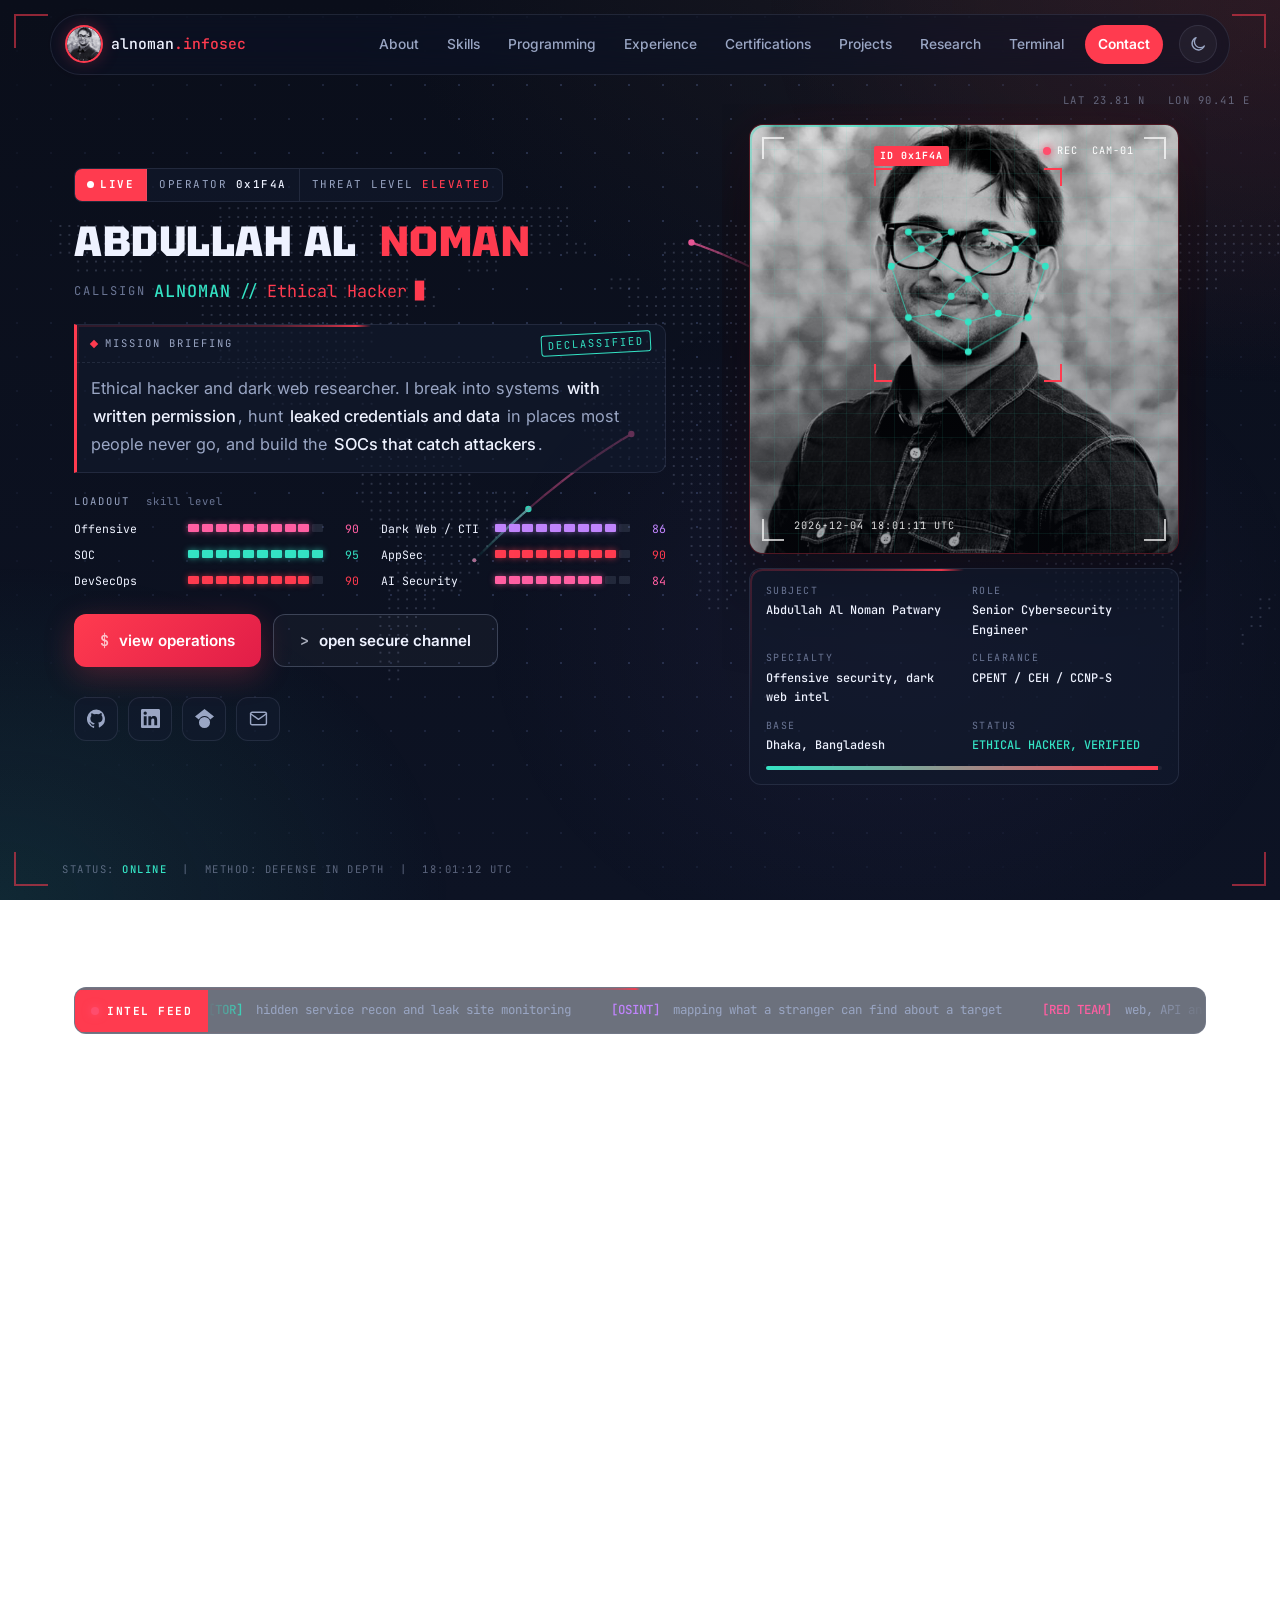
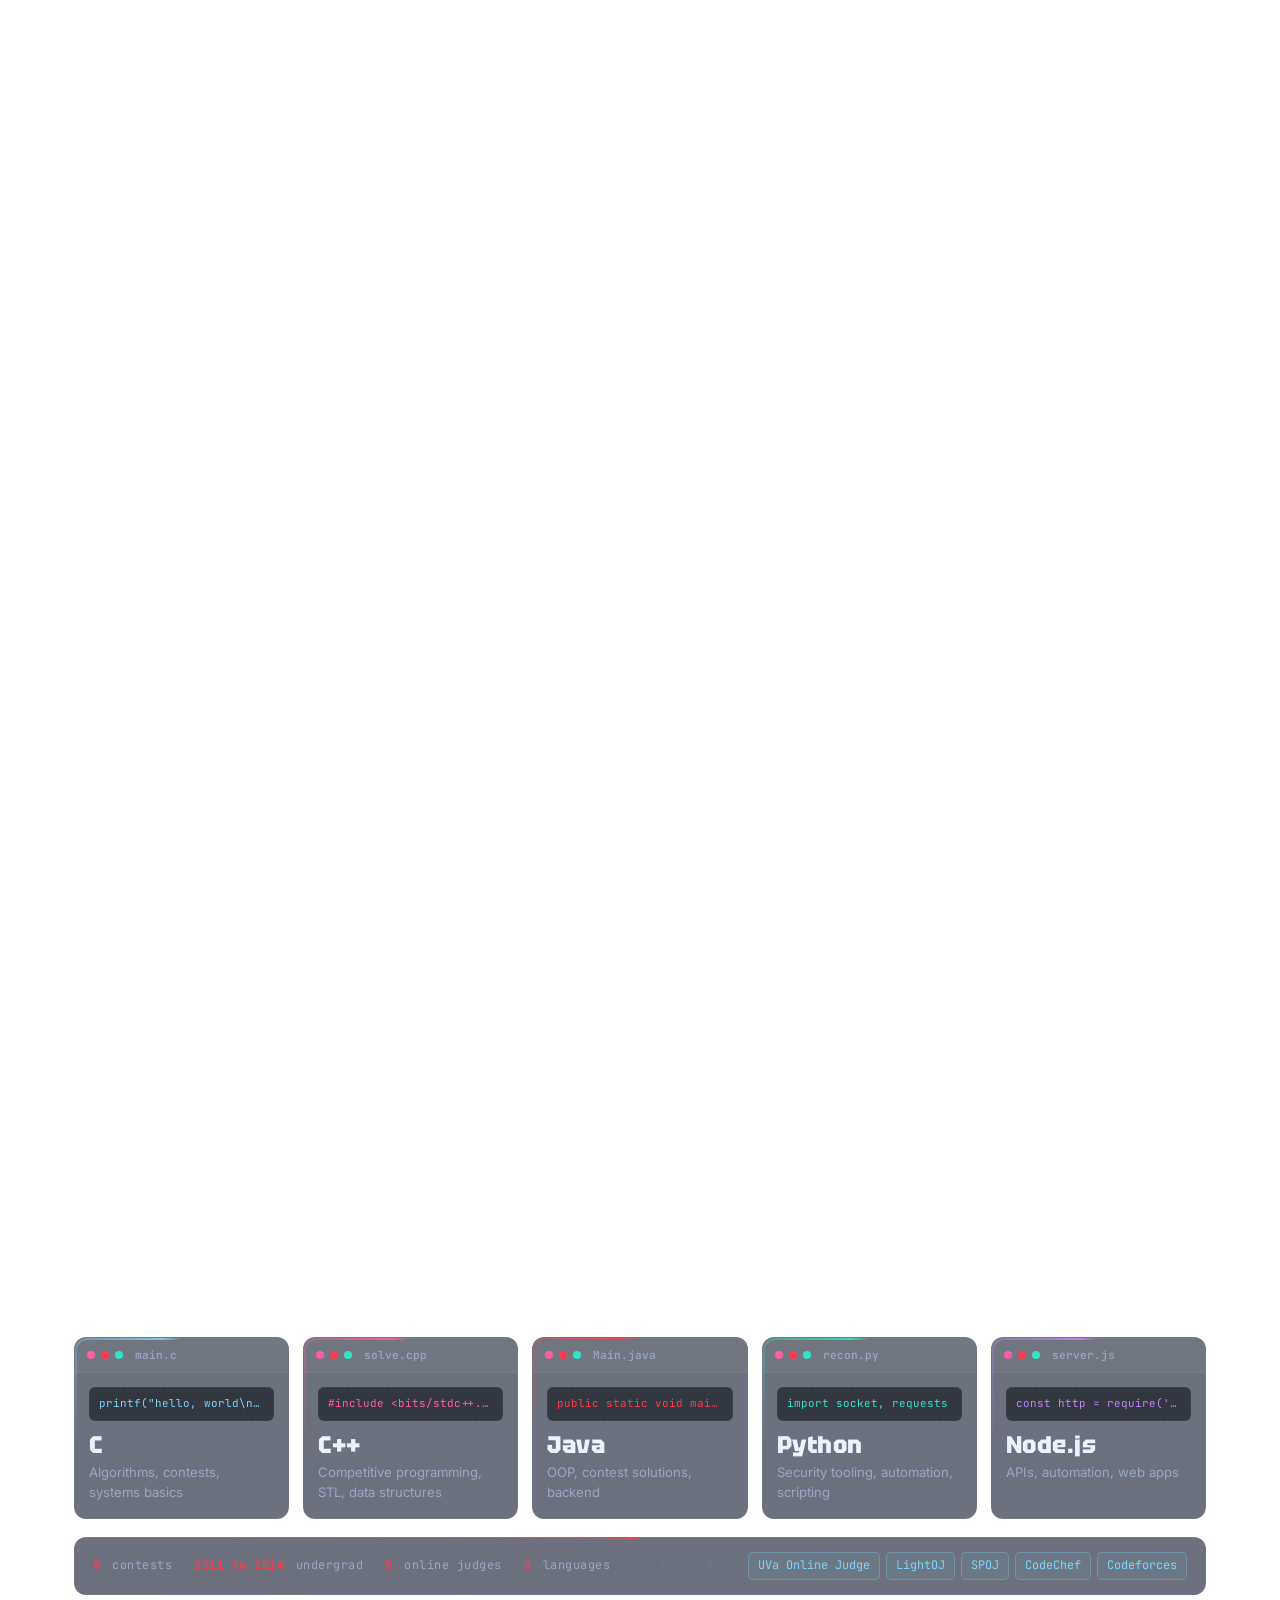
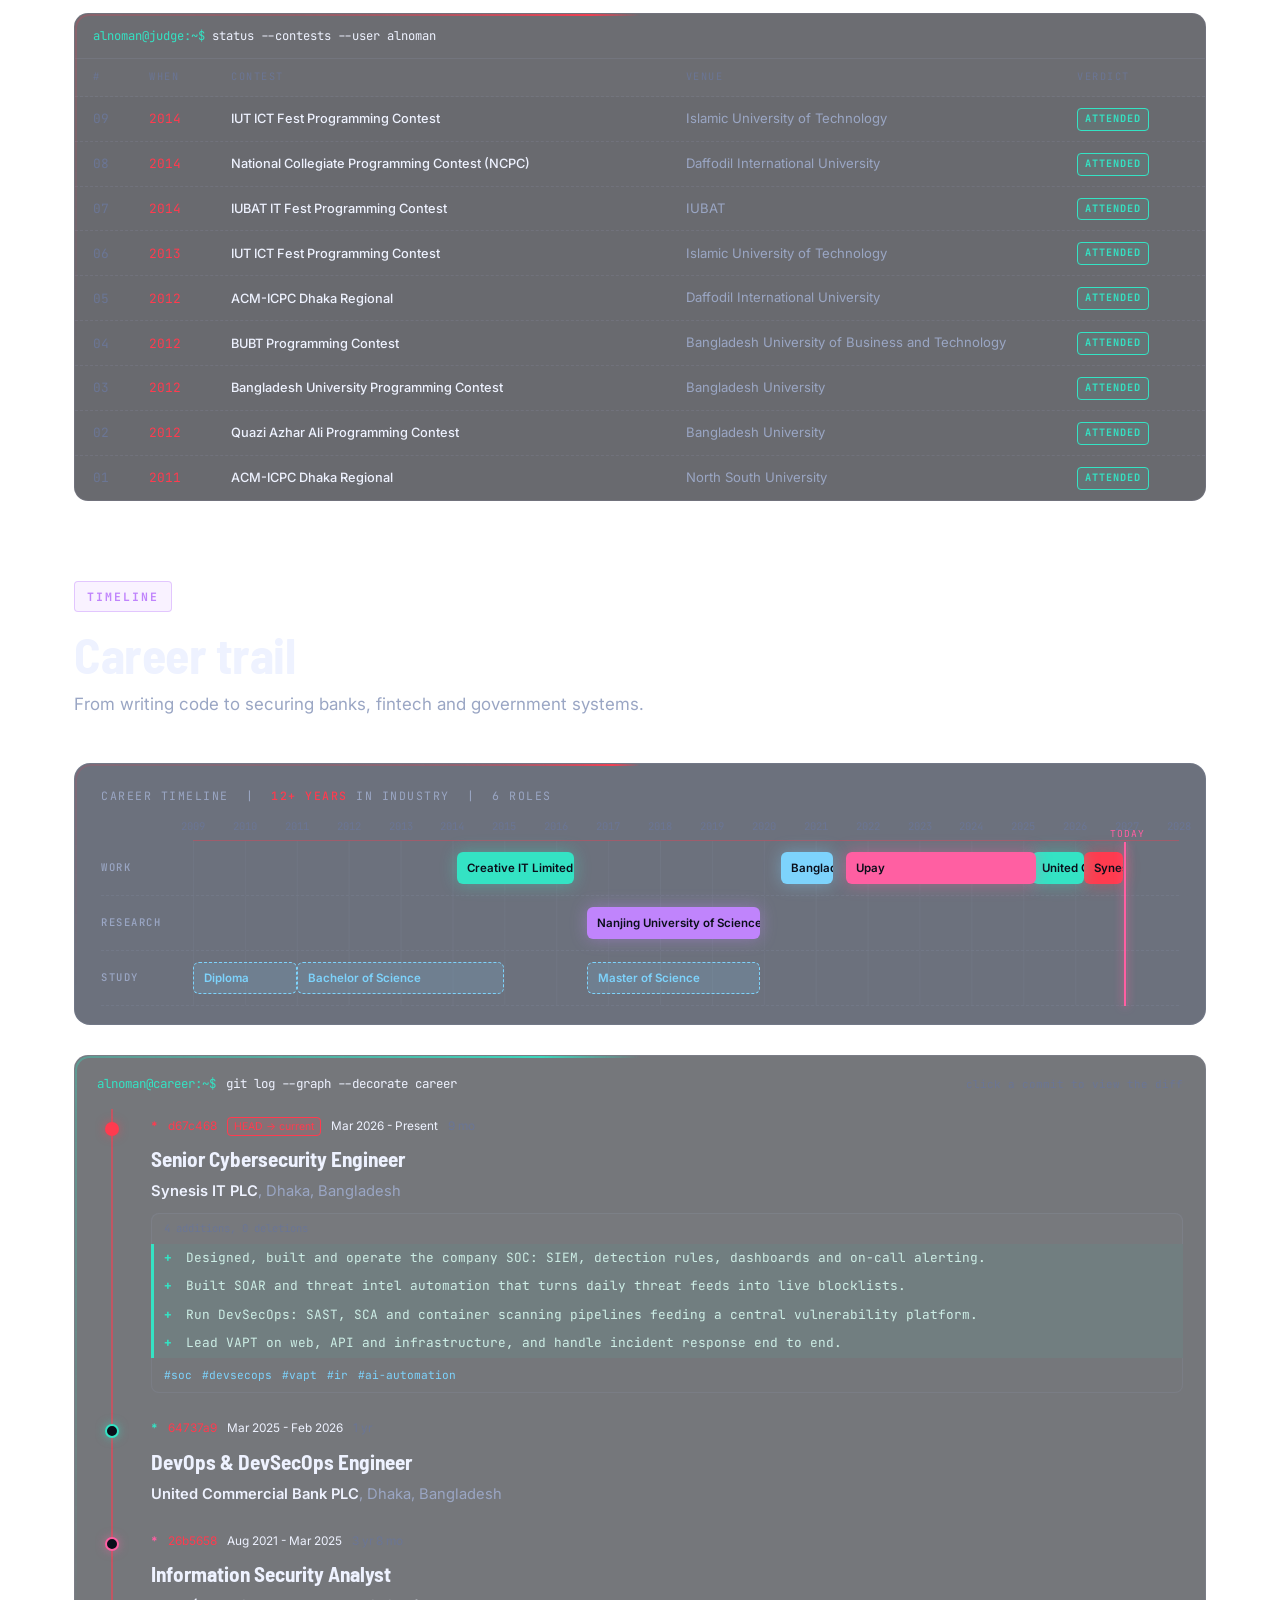
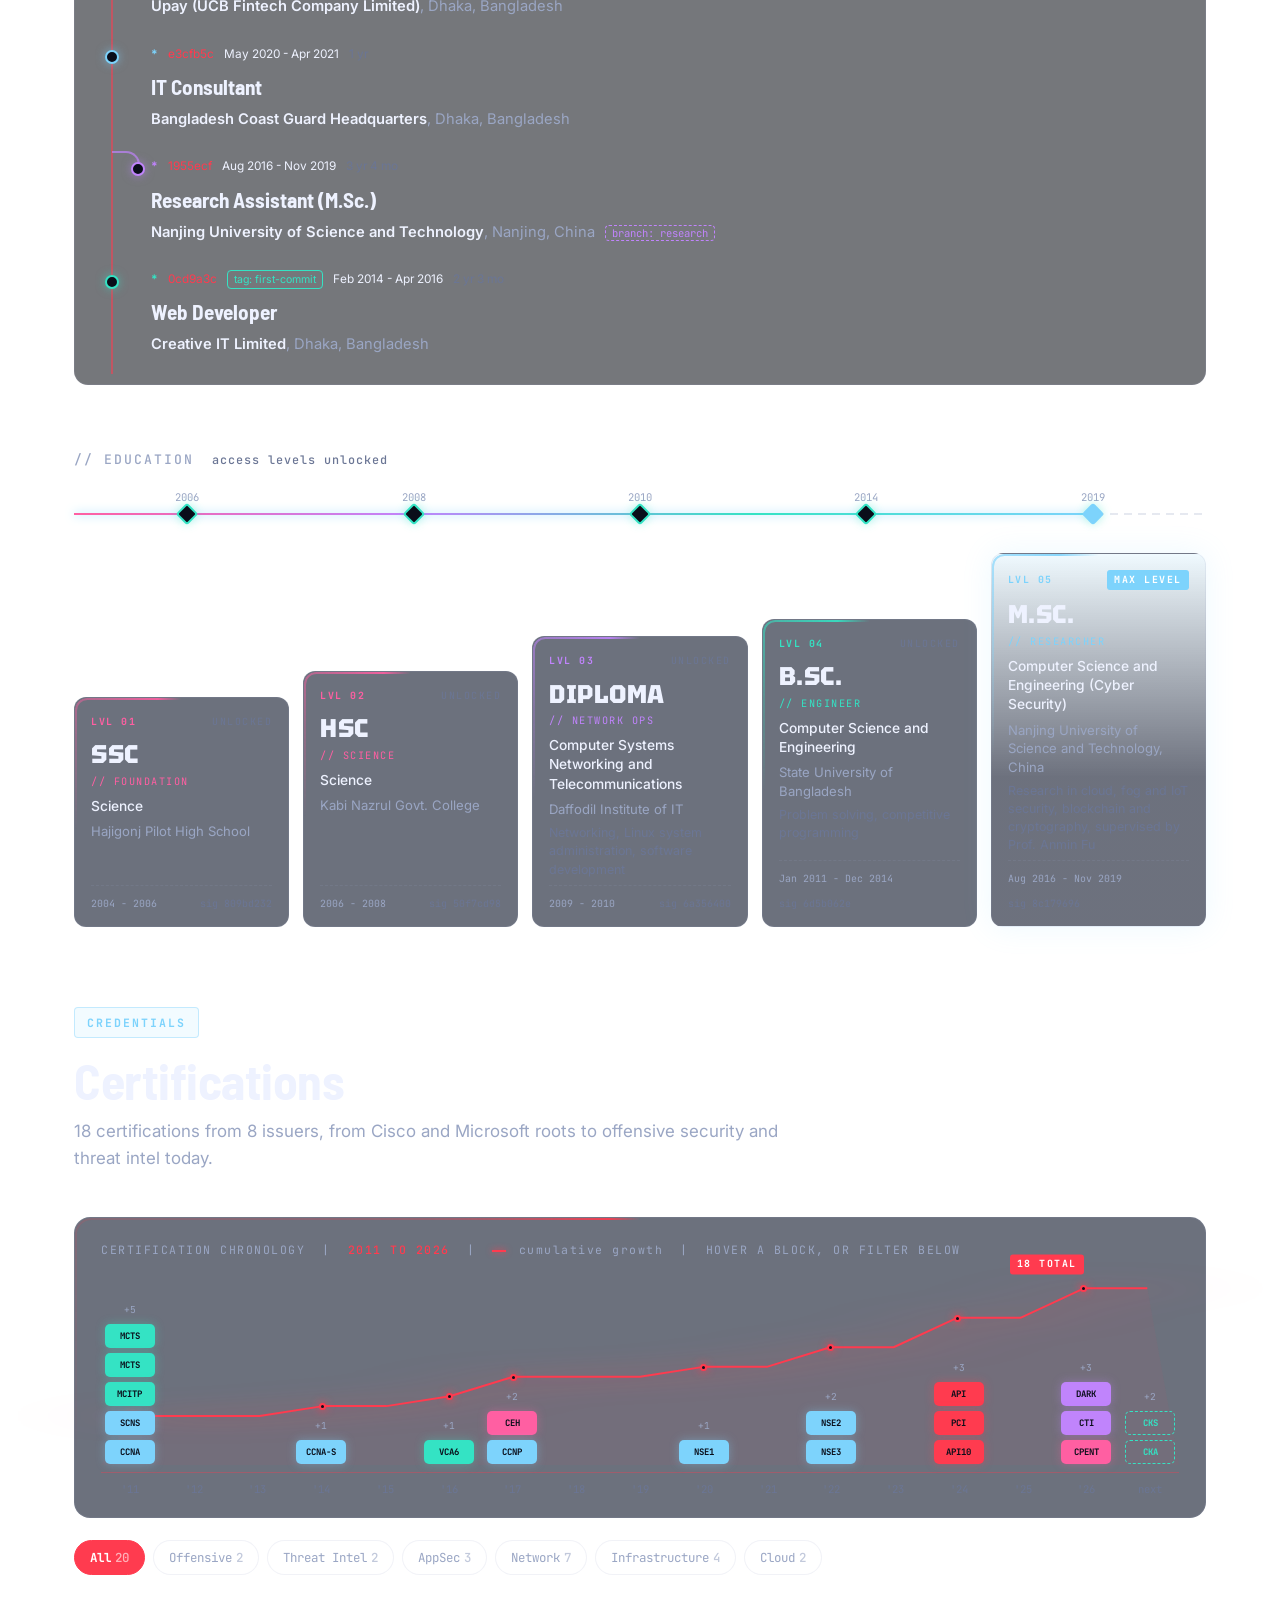
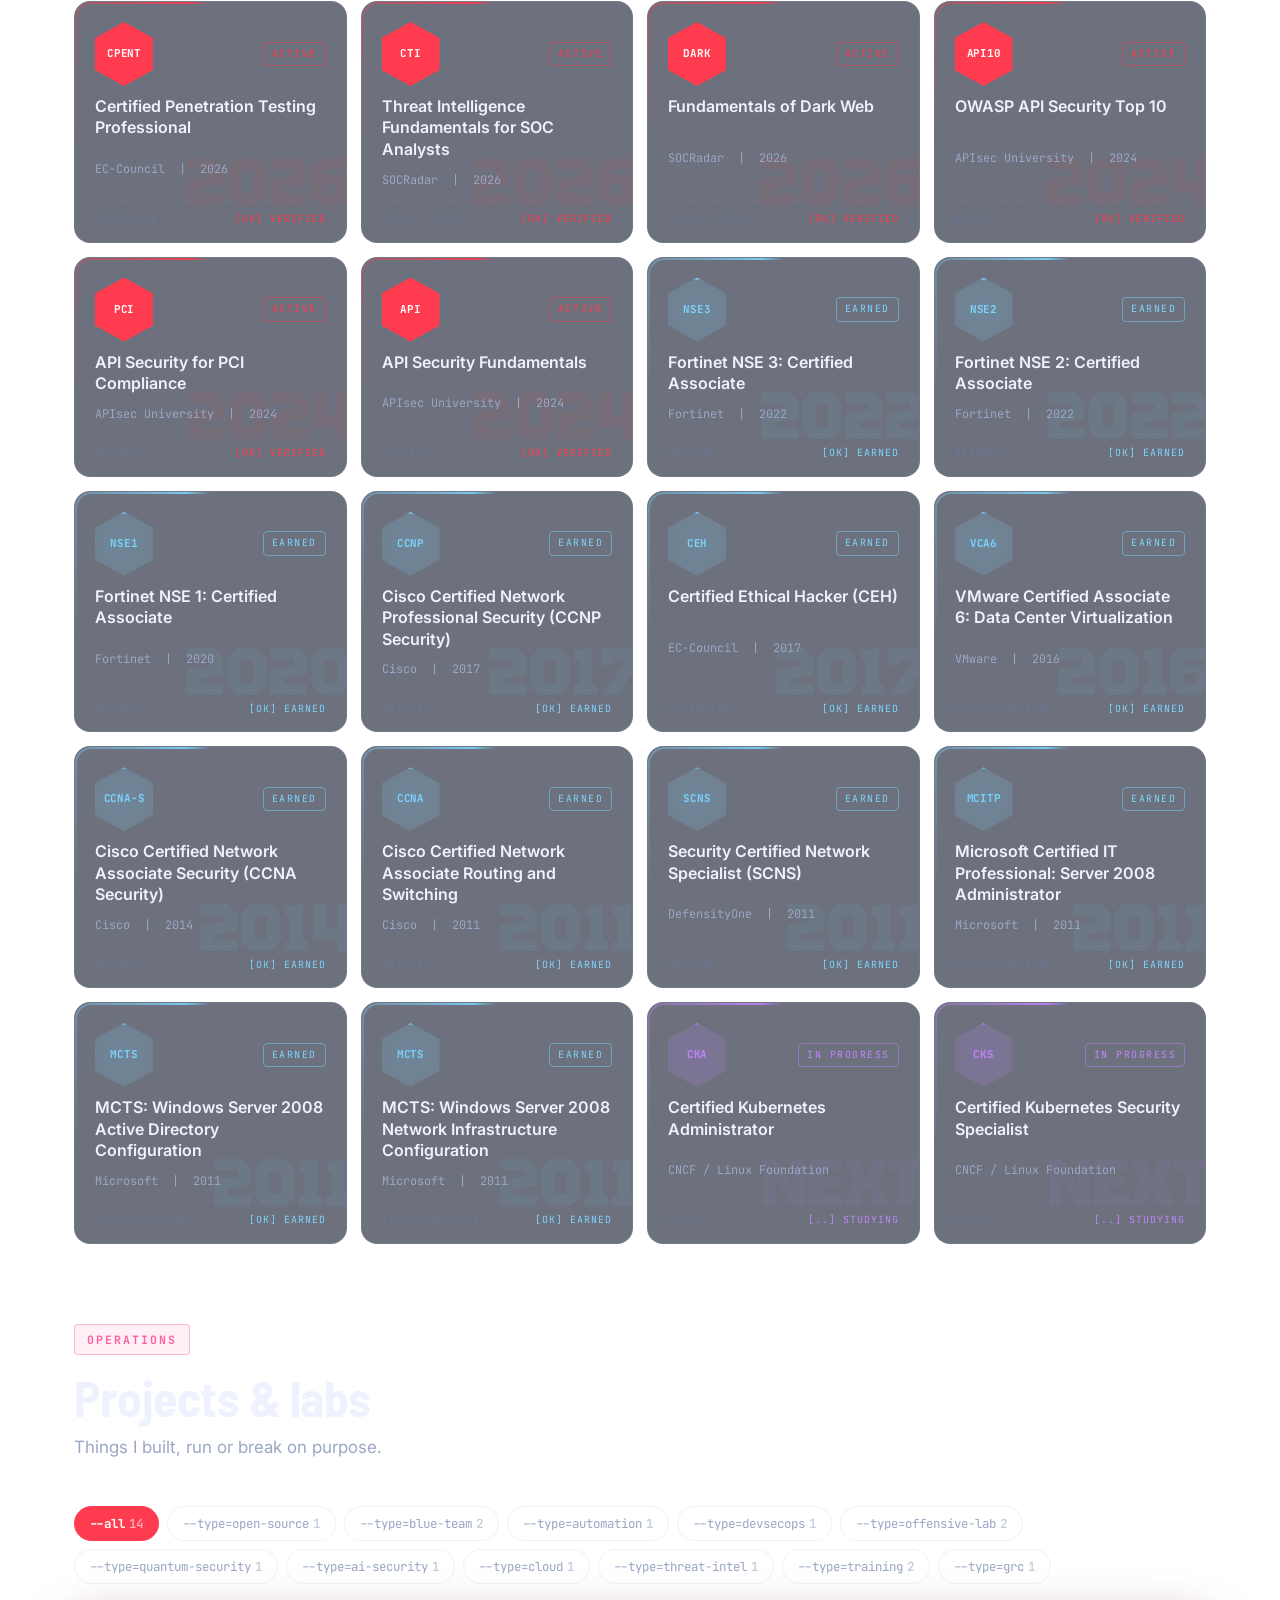
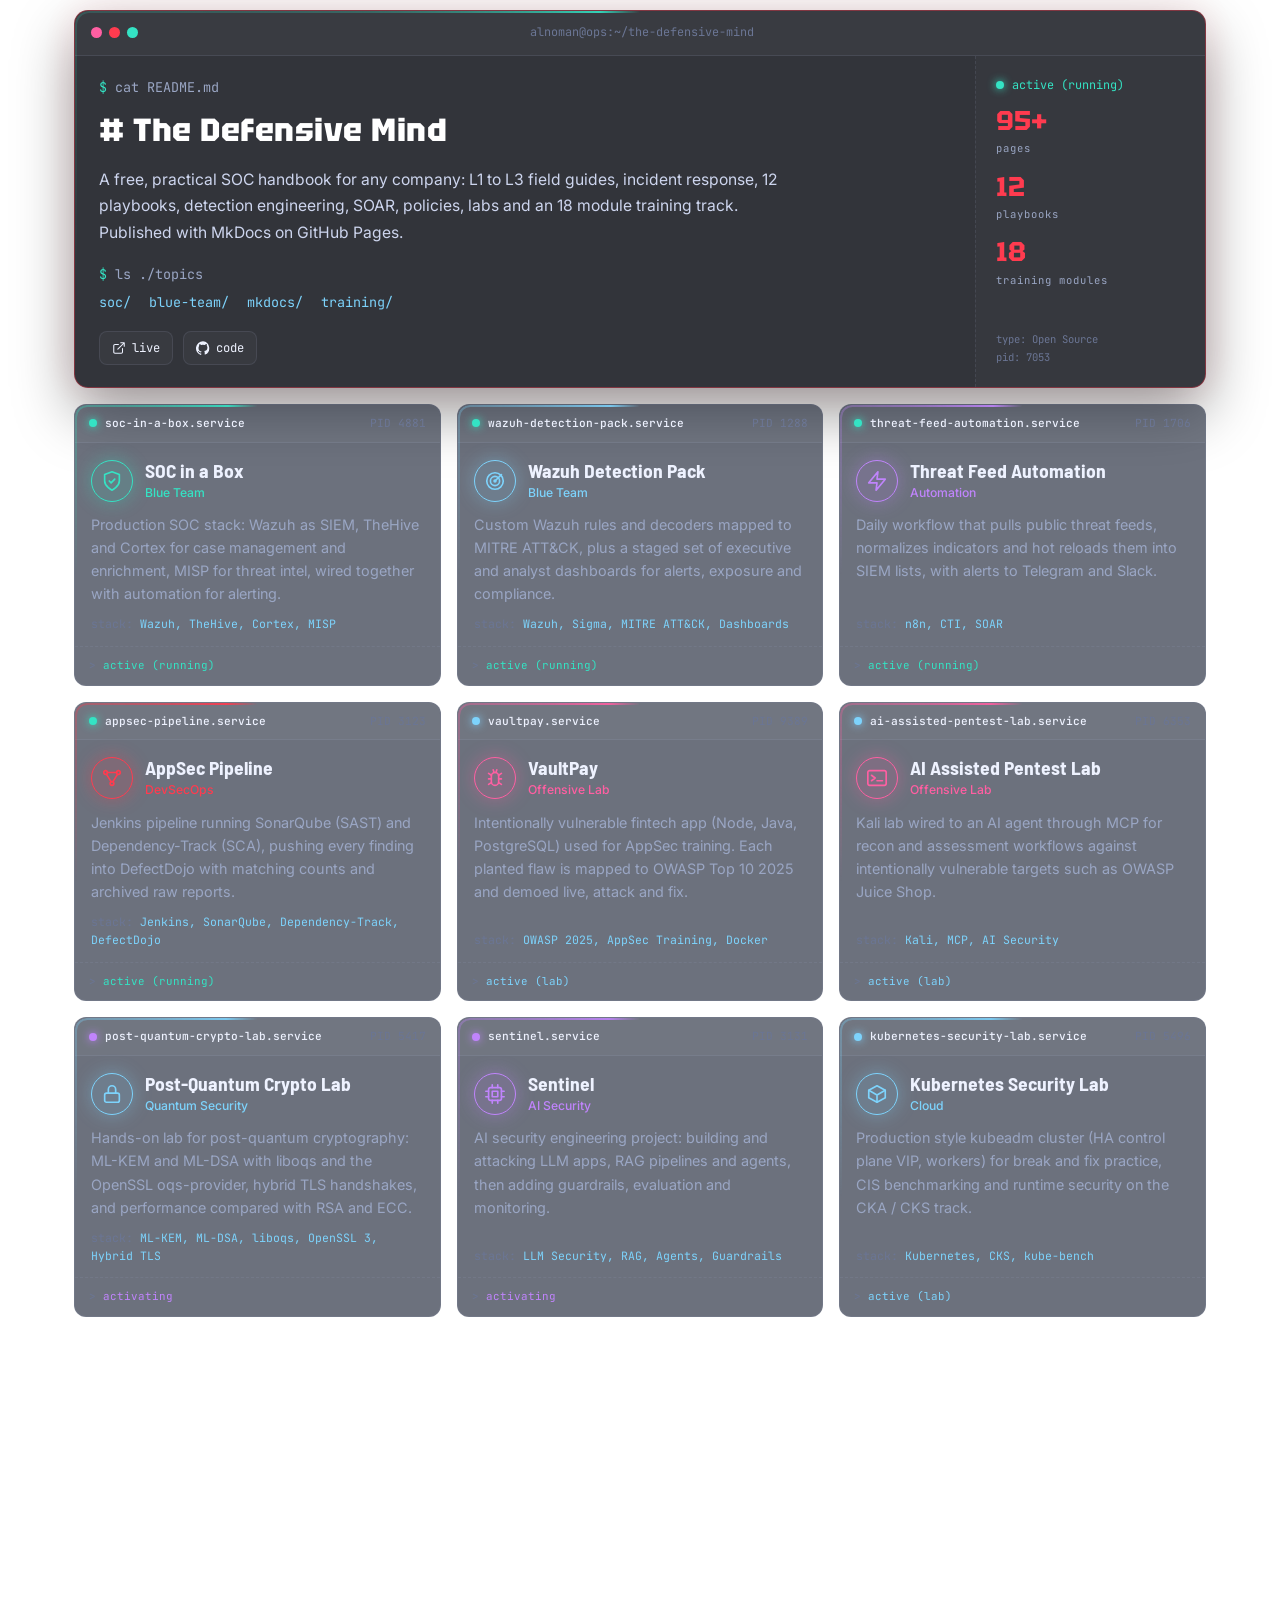
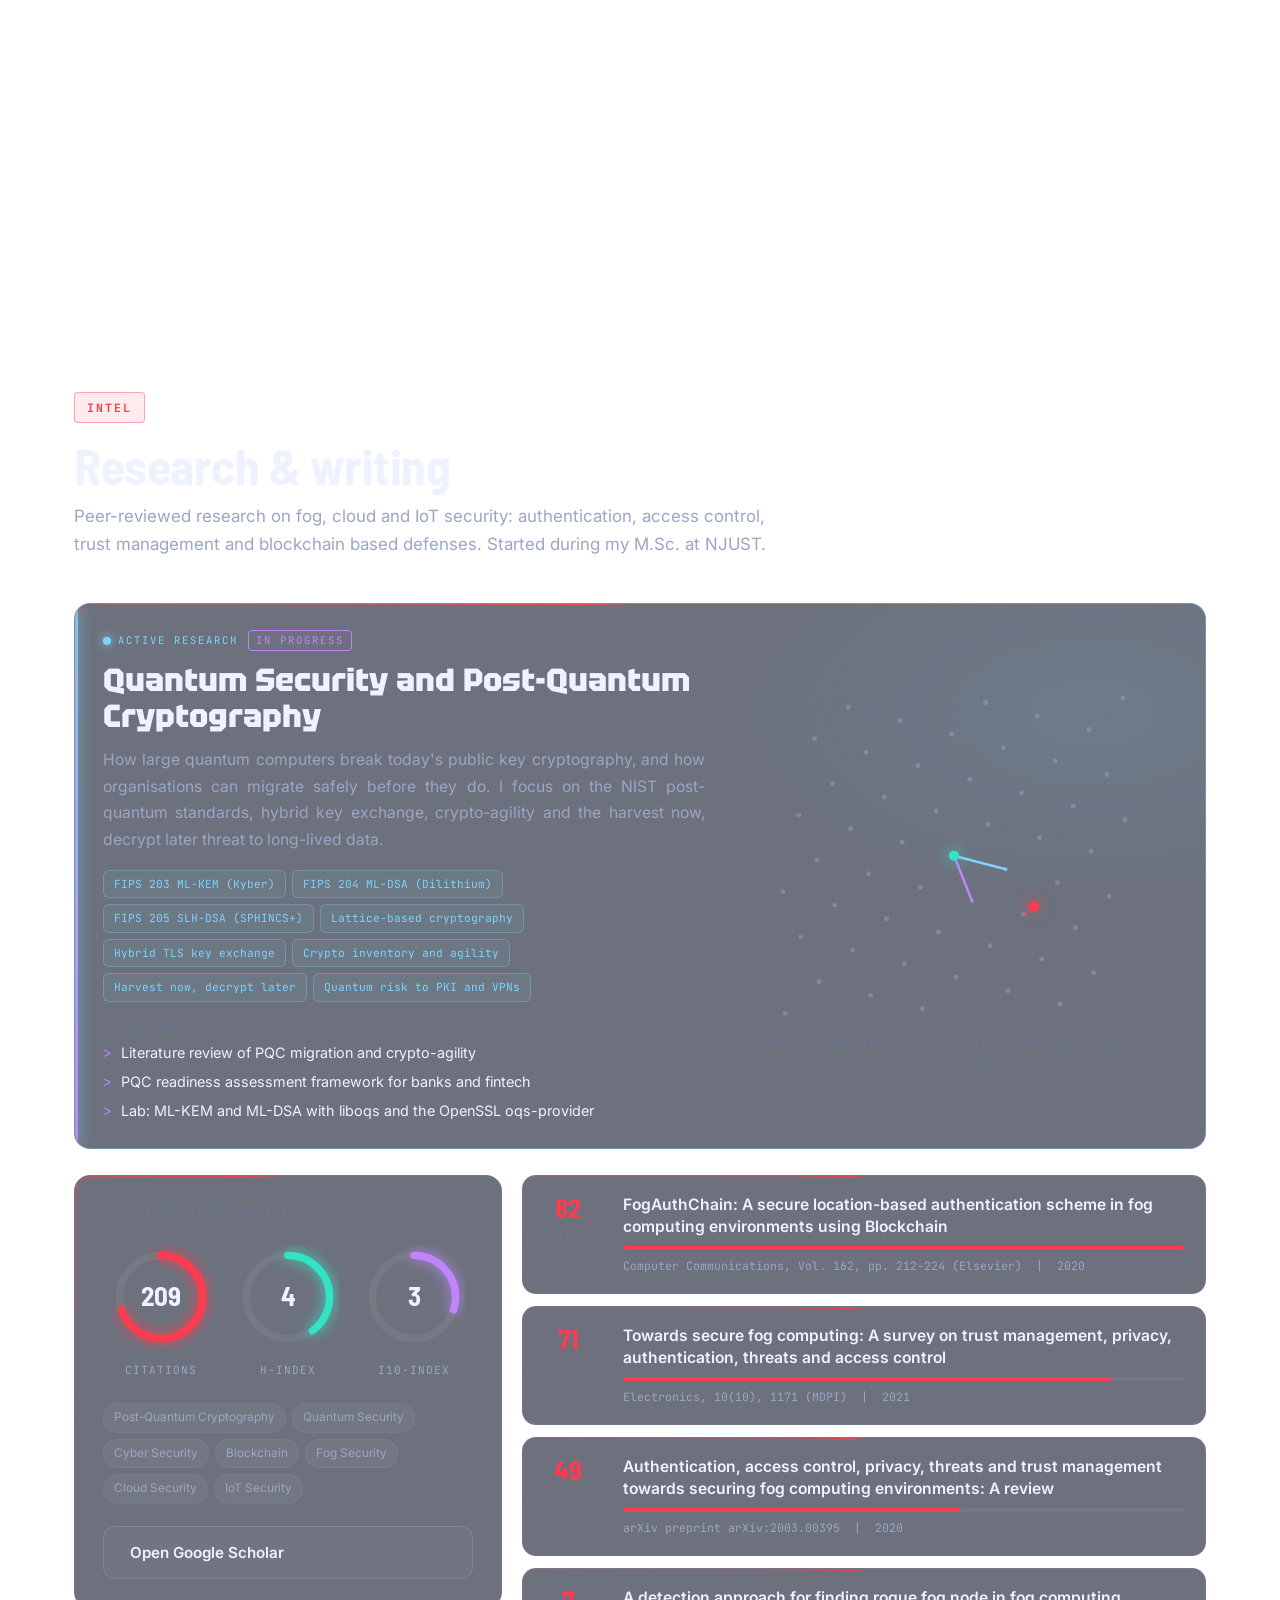
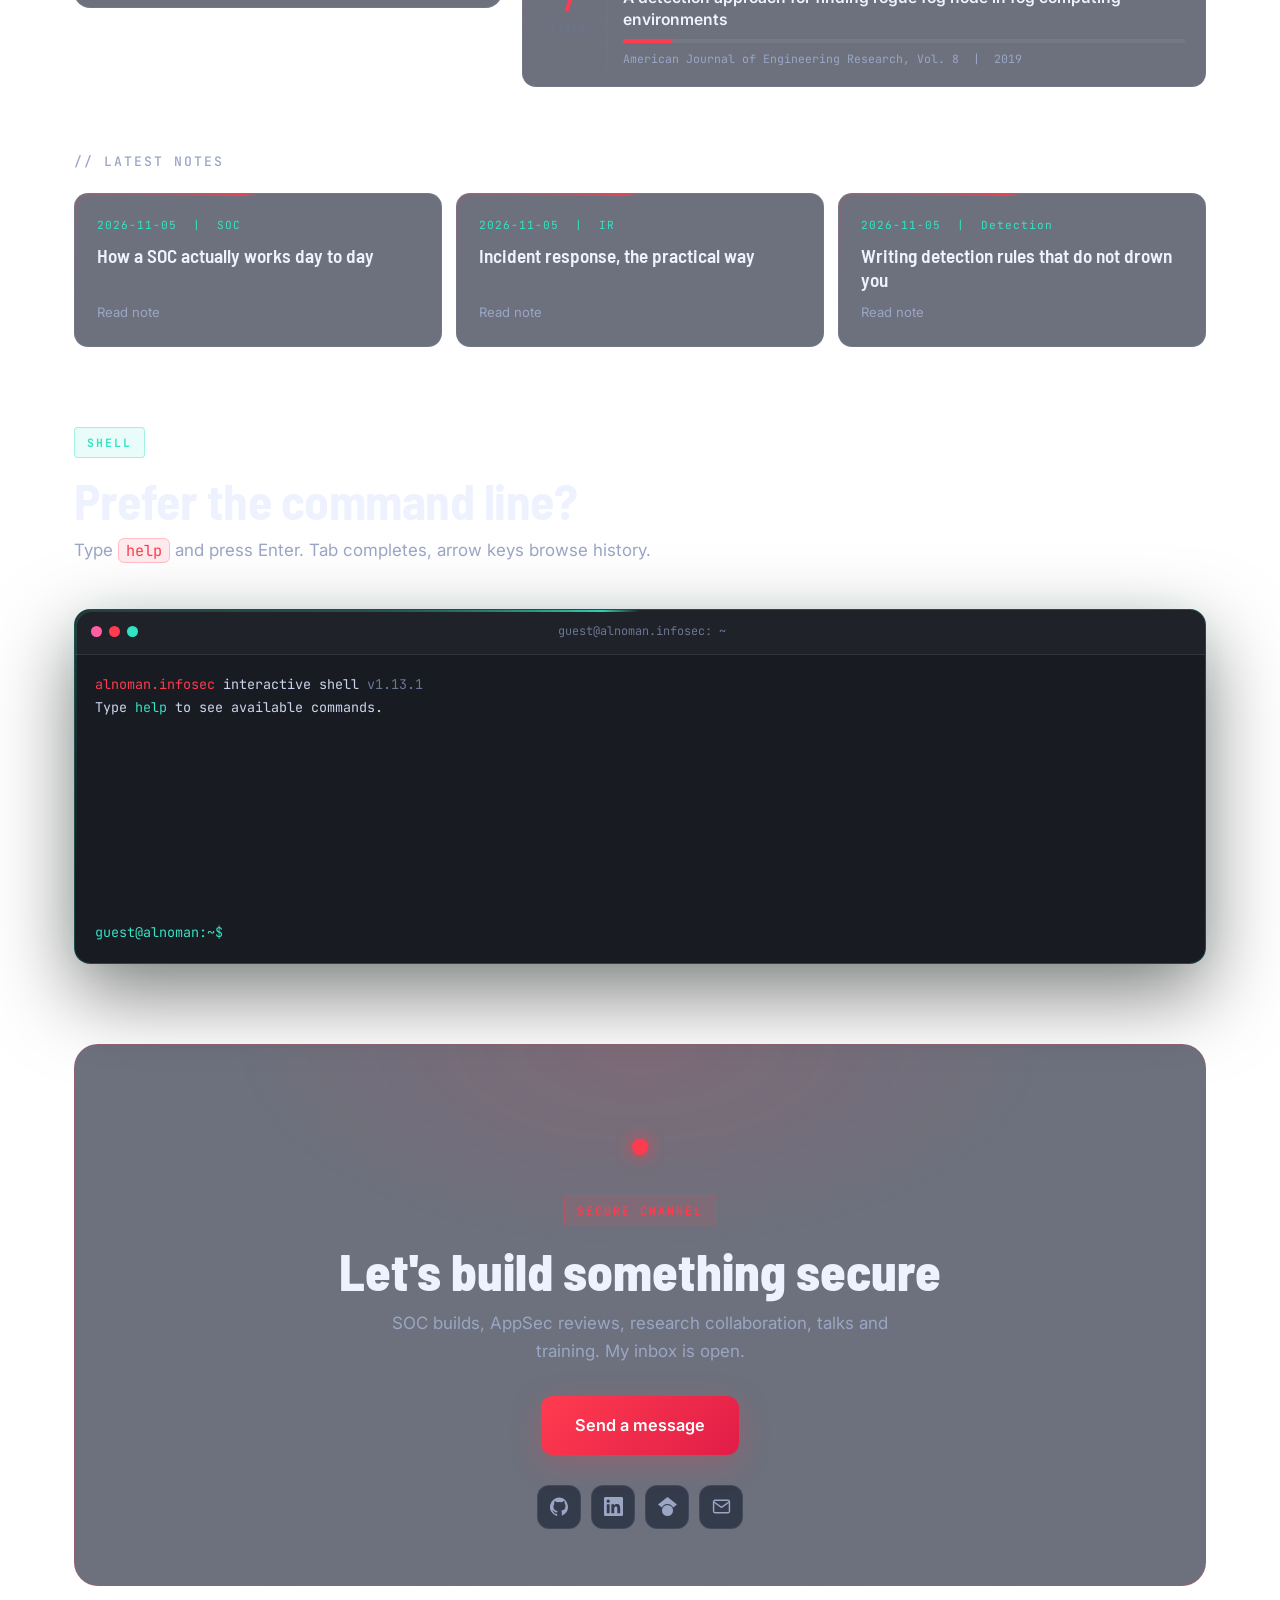
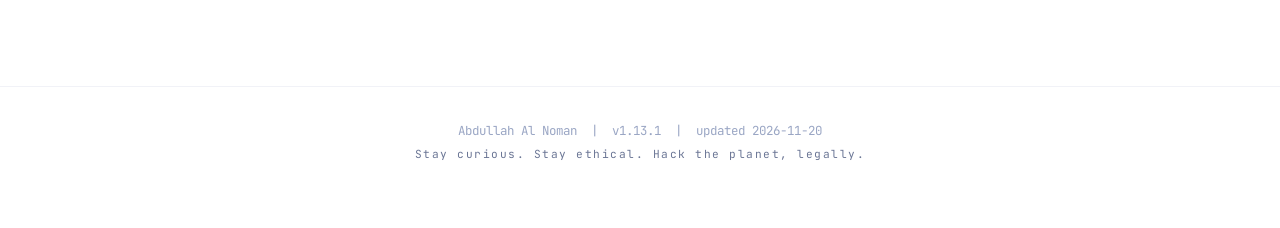
<file: index.html>
<!doctype html>
<html lang="en">
<head>
  <meta charset="utf-8">
  <meta name="viewport" content="width=device-width, initial-scale=1">
  <title>Abdullah Al Noman | Senior Cybersecurity Engineer</title>
  <meta name="description" content="Abdullah Al Noman: Senior Cybersecurity Engineer. SOC, DevSecOps, Penetration Testing (CPENT, CEH), AI-driven security, Threat Intelligence and security research.">
  <meta name="theme-color" content="#0a0e1a">
  <meta property="og:title" content="Abdullah Al Noman | Senior Cybersecurity Engineer">
  <meta property="og:description" content="SOC architect, DevSecOps engineer, CPENT penetration tester and security researcher.">
  <meta property="og:type" content="website">
  <meta property="og:image" content="https://alnomanbd.github.io/assets/img/avatar.jpg">
  <link rel="icon" href="assets/img/favicon.png" type="image/png">
  <link rel="apple-touch-icon" href="assets/img/favicon.png">
  <script>
    /* apply saved theme before paint (dark is the default) */
    (function () { var t = null; try { t = localStorage.getItem("theme"); } catch (e) {}
      if (t === "light") document.documentElement.setAttribute("data-theme", "light"); })();
  </script>
  <link rel="preconnect" href="https://fonts.googleapis.com">
  <link rel="preconnect" href="https://fonts.gstatic.com" crossorigin>
  <link href="https://fonts.googleapis.com/css2?family=Barlow+Semi+Condensed:wght@500;600;700;800&family=Tektur:wght@600;700;800&family=Inter:wght@400;500;600&family=JetBrains+Mono:wght@400;500;700&display=swap" rel="stylesheet">
  <link rel="stylesheet" href="assets/css/style.css?v=1.13.1">
</head>
<body>
  <!-- boot -->
  <div id="boot" aria-hidden="true"><pre id="boot-log"></pre></div>

  <!-- background layers -->
  <canvas id="net" aria-hidden="true"></canvas>
  <div class="bg-dots" aria-hidden="true"></div>
  <div class="bg-glow" aria-hidden="true"></div>
  <div class="hud" aria-hidden="true">
    <span class="hc tl"></span><span class="hc tr"></span><span class="hc bl"></span><span class="hc br"></span>
    <span class="hud-geo mono" id="hud-geo">LAT 23.81 N &nbsp; LON 90.41 E</span>
    <div class="tm-panel mono">
      <p class="tm-title"><i></i> LIVE THREAT MAP <span>simulated</span></p>
      <p class="tm-count">BLOCKED TODAY <b id="tm-count">0</b></p>
      <div class="tm-log" id="tm-log"></div>
    </div>
    <span class="hud-status mono">STATUS: <b>ONLINE</b> &nbsp;|&nbsp; METHOD: DEFENSE IN DEPTH &nbsp;|&nbsp; <span id="hud-clock"></span></span>
  </div>
  <div id="progress"></div>

  <!-- nav -->
  <header class="nav" id="nav">
    <a class="brand" href="#home" aria-label="Home">
      <span class="brand-mark"><img src="assets/img/avatar.jpg" alt="" width="34" height="34"></span>
      <span class="brand-text mono">alnoman<span class="amber">.infosec</span></span>
    </a>
    <div class="nav-tools">
      <button class="theme-btn" id="theme-btn" aria-label="Switch light or dark mode" title="Light / dark mode">
        <svg class="i-sun" viewBox="0 0 24 24" fill="none" stroke="currentColor" stroke-width="1.8" stroke-linecap="round"><circle cx="12" cy="12" r="4.2"/><path d="M12 2v2.2M12 19.8V22M4.9 4.9l1.6 1.6M17.5 17.5l1.6 1.6M2 12h2.2M19.8 12H22M4.9 19.1l1.6-1.6M17.5 6.5l1.6-1.6"/></svg>
        <svg class="i-moon" viewBox="0 0 24 24" fill="none" stroke="currentColor" stroke-width="1.8" stroke-linecap="round" stroke-linejoin="round"><path d="M20.5 14.5A8.5 8.5 0 1 1 9.5 3.5a7 7 0 0 0 11 11Z"/></svg>
      </button>
      <button class="menu-btn" id="menu-btn" aria-label="Open menu"><span></span><span></span><span></span></button>
    </div>
    <nav id="menu">
      <a href="#about">About</a>
      <a href="#skills">Skills</a>
      <a href="#programming">Programming</a>
      <a href="#experience">Experience</a>
      <a href="#certifications">Certifications</a>
      <a href="#projects">Projects</a>
      <a href="#research">Research</a>
      <a href="#terminal">Terminal</a>
      <a href="#contact" class="nav-cta">Contact</a>
    </nav>
  </header>

  <main>
    <!-- HERO -->
    <section id="home" class="hero">
      <div class="hero-inner">
        <div class="hero-left">
          <div class="op-bar mono">
            <span class="op-live"><i></i> LIVE</span>
            <span>OPERATOR <b>0x1F4A</b></span>
            <span class="op-threat">THREAT LEVEL <b>ELEVATED</b></span>
          </div>
          <h1 class="h-name" id="hero-name" aria-label="Abdullah Al Noman">
            <span class="h-first" id="h-first"></span>
            <span class="h-last" id="h-last"></span>
          </h1>
          <p class="h-role mono"><span class="cs">CALLSIGN</span> <b class="cs-name">ALNOMAN</b> <span class="h-arrow">//</span> <span id="typed"></span><span class="caret">&#9608;</span></p>
          <div class="brief">
            <div class="brief-head mono"><span><i></i> MISSION BRIEFING</span><span class="brief-stamp">DECLASSIFIED</span></div>
            <p class="h-tag" id="hero-tag"></p>
          </div>
          <div class="loadout">
            <p class="lo-title mono">LOADOUT <span>skill level</span></p>
            <div class="lo-grid mono" id="hero-chips"></div>
          </div>
          <div class="hero-actions">
            <a class="btn btn-primary" href="#projects"><span class="mono">$</span> view operations</a>
            <a class="btn btn-ghost" href="#contact"><span class="mono">&gt;</span> open secure channel</a>
          </div>
          <div class="socials" id="hero-social"></div>
        </div>

        <div class="hero-right">
          <figure class="scan" id="scan">
            <div class="scan-view">
              <img id="scan-img" src="assets/img/avatar.jpg" alt="Abdullah Al Noman" width="600" height="600">
              <span class="scan-grid" aria-hidden="true"></span>
              <span class="scan-line" aria-hidden="true"></span>
              <svg class="scan-mesh" viewBox="0 0 100 100" preserveAspectRatio="none" aria-hidden="true"><g id="mesh"></g></svg>
              <span class="lock" aria-hidden="true"><i></i><i></i><i></i><i></i><b class="mono">ID 0x1F4A</b></span>
              <span class="sc tl"></span><span class="sc tr"></span><span class="sc bl"></span><span class="sc br"></span>
              <span class="rec mono"><i></i> REC &nbsp;CAM-01</span>
              <span class="ts mono" id="scan-ts"></span>
            </div>
            <figcaption class="scan-read mono" id="scan-read"></figcaption>
          </figure>
        </div>
      </div>

      <div class="stats" id="stats"></div>
      <div class="ticker mono" aria-label="What I do"><span class="ticker-label"><i></i> INTEL FEED</span><div class="ticker-view"><div class="ticker-track" id="ticker"></div></div></div>
    </section>

    <!-- ABOUT -->
    <section id="about" class="section">
      <header class="sec-head reveal">
        <span class="tag mono">DOSSIER</span>
        <h2>Who I am</h2>
        <p class="sec-lead">Defender by day, breaker by permission, researcher at heart.</p>
      </header>
      <div class="about-grid">
        <div class="about-text glass reveal" id="about-text"></div>
        <div class="now-card glass reveal">
          <p class="mono now-title"><span class="pulse"></span> CURRENT OPERATIONS</p>
          <ol id="now-list"></ol>
        </div>
      </div>
    </section>

    <!-- SKILLS -->
    <section id="skills" class="section">
      <header class="sec-head reveal">
        <span class="tag mono tag-teal">CAPABILITIES</span>
        <h2>What I bring to the table</h2>
        <p class="sec-lead" id="skills-lead"></p>
      </header>
      <div class="skill-chart glass reveal">
        <div class="radar-box"><svg id="radar" viewBox="0 0 560 520" role="img" aria-label="Skill radar chart"></svg></div>
        <div class="skill-bars" id="skill-bars"></div>
      </div>
      <div class="skills-grid" id="skills-grid"></div>
      <div class="marquee reveal" aria-label="Tools I use"><div class="marquee-track" id="arsenal"></div></div>
    </section>

    <!-- PROGRAMMING -->
    <section id="programming" class="section">
      <header class="sec-head reveal">
        <span class="tag mono tag-coral">CODE</span>
        <h2>Programming</h2>
        <p class="sec-lead" id="prog-lead"></p>
      </header>
      <div class="lang-grid" id="lang-grid"></div>
      <div class="cp-strip mono reveal" id="cp-strip"></div>
      <div class="cp-board reveal" id="cp-board"></div>
    </section>

    <!-- EXPERIENCE -->
    <section id="experience" class="section">
      <header class="sec-head reveal">
        <span class="tag mono tag-lilac">TIMELINE</span>
        <h2>Career trail</h2>
        <p class="sec-lead">From writing code to securing banks, fintech and government systems.</p>
      </header>
      <div class="gantt glass reveal" id="gantt"></div>
      <div class="gitlog" id="timeline"></div>
      <h3 class="sub-head mono reveal">// EDUCATION <span class="sub-dim">access levels unlocked</span></h3>
      <div class="edu-tree reveal" id="edu"></div>
    </section>

    <!-- CERTIFICATIONS -->
    <section id="certifications" class="section">
      <header class="sec-head reveal">
        <span class="tag mono tag-sky">CREDENTIALS</span>
        <h2>Certifications</h2>
        <p class="sec-lead" id="cert-lead"></p>
      </header>
      <div class="chrono glass reveal" id="chrono"></div>
      <div class="pills mono reveal" id="cert-filters"></div>
      <div class="certs" id="certs"></div>
    </section>

    <!-- PROJECTS -->
    <section id="projects" class="section">
      <header class="sec-head reveal">
        <span class="tag mono tag-coral">OPERATIONS</span>
        <h2>Projects &amp; labs</h2>
        <p class="sec-lead">Things I built, run or break on purpose.</p>
      </header>
      <div class="pills mono reveal" id="filters"></div>
      <div class="svc-grid" id="projects-grid"></div>
    </section>

    <!-- RESEARCH -->
    <section id="research" class="section">
      <header class="sec-head reveal">
        <span class="tag mono">INTEL</span>
        <h2>Research &amp; writing</h2>
        <p class="sec-lead" id="research-lead"></p>
      </header>
      <div class="qres reveal" id="q-research"></div>
      <div class="research-grid">
        <div class="metrics glass reveal" id="metrics"></div>
        <div class="papers reveal" id="papers"></div>
      </div>
      <h3 class="sub-head mono reveal">// LATEST NOTES</h3>
      <div class="posts" id="posts"></div>
    </section>

    <!-- TERMINAL -->
    <section id="terminal" class="section">
      <header class="sec-head reveal">
        <span class="tag mono tag-teal">SHELL</span>
        <h2>Prefer the command line?</h2>
        <p class="sec-lead">Type <code>help</code> and press Enter. Tab completes, arrow keys browse history.</p>
      </header>
      <div class="term reveal" id="shell">
        <div class="term-bar"><span class="dot r"></span><span class="dot y"></span><span class="dot g"></span><span class="term-title mono">guest@alnoman.infosec: ~</span></div>
        <div class="term-body mono" id="shell-out"></div>
        <div class="shell-input mono"><span class="ps1">guest@alnoman:~$</span><input id="shell-in" autocomplete="off" spellcheck="false" aria-label="Terminal input"></div>
      </div>
    </section>

    <!-- CONTACT -->
    <section id="contact" class="section contact">
      <div class="contact-box reveal">
        <div class="ping" aria-hidden="true"><span></span><span></span><span></span><i></i></div>
        <span class="tag mono">SECURE CHANNEL</span>
        <h2>Let's build something secure</h2>
        <p class="sec-lead">SOC builds, AppSec reviews, research collaboration, talks and training. My inbox is open.</p>
        <a class="btn btn-primary big" id="mail-btn" href="#">Send a message</a>
        <div class="socials center" id="contact-links"></div>
      </div>
    </section>
  </main>

  <footer class="footer mono">
    <p><span id="foot-name"></span> &nbsp;|&nbsp; v<span id="version"></span> &nbsp;|&nbsp; updated <span id="updated"></span></p>
    <p class="muted tiny">Stay curious. Stay ethical. Hack the planet, legally.</p>
  </footer>

  <button class="to-top" id="to-top" aria-label="Back to top" title="Back to top">
    <svg class="ring" viewBox="0 0 48 48" aria-hidden="true"><circle cx="24" cy="24" r="21"/><circle class="ring-val" id="ring-val" cx="24" cy="24" r="21"/></svg>
    <svg class="arrow" viewBox="0 0 24 24" fill="none" stroke="currentColor" stroke-width="2" stroke-linecap="round" stroke-linejoin="round" aria-hidden="true"><path d="M12 19V5M5.5 11.5 12 5l6.5 6.5"/></svg>
  </button>
  <div class="tip mono" id="tip" role="tooltip"></div>

  <script src="data/site.js?v=1.13.1"></script>
  <script src="assets/js/main.js?v=1.13.1"></script>
</body>
</html>
</file>
<file: assets/css/style.css>
/* ============================================================
   alnoman.infosec : "Intel Map" theme
   deep navy, amber = intel, teal = safe, coral = danger,
   lilac + sky as supporting accents. HUD brackets, dot grid,
   topographic contours, constellation network, radar.
   ============================================================ */
:root {
  --bg: #0a0e1a;
  --bg2: #0d1324;
  --surface: rgba(19, 26, 46, 0.62);
  --surface-hi: rgba(26, 35, 62, 0.8);
  --line: rgba(154, 166, 196, 0.14);
  --line-hi: rgba(255,59,79, 0.45);
  --text: #eef2ff;
  --text2: #9aa6c4;
  --muted: #6b7695;
  --amber: #ff3b4f;
  --teal: #34e3c4;
  --coral: #ff5fa2;
  --lilac: #c084fc;
  --sky: #7dd3fc;
  --head: "Barlow Semi Condensed", "Bahnschrift", system-ui, sans-serif;
  --body: "Inter", "Segoe UI", system-ui, sans-serif;
  --mono: "JetBrains Mono", Consolas, ui-monospace, monospace;
  --r: 16px;
  --ease: cubic-bezier(.2, .8, .2, 1);
}

* { box-sizing: border-box; margin: 0; padding: 0; }
html { scroll-behavior: smooth; scroll-padding-top: 84px; overflow-x: hidden; }
body {
  background: radial-gradient(1200px 800px at 85% -10%, #1c1a22 0%, transparent 60%), linear-gradient(180deg, var(--bg) 0%, var(--bg2) 100%);
  background-attachment: fixed;
  color: var(--text);
  font-family: var(--body);
  font-size: 16px;
  line-height: 1.65;
  overflow-x: hidden;
  -webkit-font-smoothing: antialiased;
}
::selection { background: var(--amber); color: #ffffff; }
a { color: var(--amber); text-decoration: none; }
img { max-width: 100%; display: block; }
code { font-family: var(--mono); font-size: .9em; color: var(--amber); background: rgba(255,59,79,.1); border: 1px solid rgba(255,59,79,.25); padding: 1px 7px; border-radius: 6px; }
.mono { font-family: var(--mono); }
.amber { color: var(--amber); } .teal { color: var(--teal); } .coral { color: var(--coral); }
.muted { color: var(--muted); }
.small { font-size: .85rem; } .tiny { font-size: .7rem; letter-spacing: 1.5px; }

::-webkit-scrollbar { width: 9px; }
::-webkit-scrollbar-track { background: var(--bg); }
::-webkit-scrollbar-thumb { background: #232d4a; border-radius: 5px; }
::-webkit-scrollbar-thumb:hover { background: var(--amber); }

/* ---------- background ---------- */
#net { position: fixed; inset: 0; z-index: -4; }
.bg-dots {
  position: fixed; inset: 0; z-index: -5; pointer-events: none;
  background-image: radial-gradient(rgba(110, 130, 190, .28) 1.1px, transparent 1.3px);
  background-size: 34px 34px;
  mask-image: radial-gradient(ellipse at 50% 40%, #000 35%, transparent 85%);
}
.bg-glow { position: fixed; inset: 0; z-index: -6; pointer-events: none;
  background:
    radial-gradient(700px 520px at 0% 100%, rgba(52, 227, 196, .10), transparent 65%),
    radial-gradient(800px 600px at 100% 0%, rgba(255,59,79, .09), transparent 65%),
    radial-gradient(600px 500px at 70% 70%, rgba(192, 132, 252, .05), transparent 70%);
}
.bg-contours { position: fixed; right: 0; top: 0; width: 72vw; height: 100vh; z-index: -5; opacity: .5; pointer-events: none; }
.bg-contours path { fill: none; stroke: rgba(255,59,79, .09); stroke-width: 1.2; }

.hud { position: fixed; inset: 0; z-index: 60; pointer-events: none; }
.hc { position: absolute; width: 34px; height: 34px; border: 2px solid rgba(255,59,79, .55); }
.hc.tl { top: 14px; left: 14px; border-right: 0; border-bottom: 0; }
.hc.tr { top: 14px; right: 14px; border-left: 0; border-bottom: 0; }
.hc.bl { bottom: 14px; left: 14px; border-right: 0; border-top: 0; }
.hc.br { bottom: 14px; right: 14px; border-left: 0; border-top: 0; }
.hud-geo, .hud-status { position: absolute; font-size: .66rem; letter-spacing: 1.5px; color: rgba(154, 166, 196, .55); }
.hud-geo { top: 92px; right: 30px; }
.hud-status { bottom: 22px; left: 62px; }
.hud-status b { color: var(--teal); font-weight: 500; }
.hud-geo, .hud-status { transition: opacity .4s; }
.past-hero .hud-geo, .past-hero .hud-status { opacity: 0; }
#progress { position: fixed; top: 0; left: 0; height: 2px; width: 0; z-index: 120; background: linear-gradient(90deg, var(--teal), var(--amber), var(--coral)); box-shadow: 0 0 12px rgba(255,59,79,.6); }

/* ---------- boot ---------- */
#boot { position: fixed; inset: 0; z-index: 300; background: #05070d; display: flex; align-items: center; justify-content: center; padding: 24px; transition: opacity .6s, visibility .6s; }
#boot.done { opacity: 0; visibility: hidden; }
#boot-log { font-family: var(--mono); font-size: clamp(.72rem, 1.6vw, .92rem); line-height: 1.85; color: var(--text2); white-space: pre-wrap; max-width: 720px; width: 100%; }
#boot-log .ok { color: var(--teal); } #boot-log .warn { color: var(--amber); } #boot-log .dim { color: #3a4566; } #boot-log .hi { color: var(--amber); font-weight: 700; }

/* ---------- nav ---------- */
.nav {
  position: fixed; top: 14px; left: 50%; transform: translateX(-50%); z-index: 100;
  width: min(1180px, calc(100% - 96px));
  display: flex; align-items: center; justify-content: space-between; gap: 16px;
  padding: 10px 12px 10px 16px; border-radius: 999px;
  background: rgba(13, 19, 36, .55); border: 1px solid var(--line);
  backdrop-filter: blur(16px) saturate(140%); -webkit-backdrop-filter: blur(16px) saturate(140%);
  transition: background .3s, border-color .3s, box-shadow .3s;
}
.nav.scrolled { background: rgba(10, 14, 26, .82); border-color: rgba(255,59,79,.18); box-shadow: 0 12px 40px rgba(0,0,0,.35); }
.brand { display: flex; align-items: center; gap: 10px; color: var(--text); }
.brand-mark {
  width: 34px; height: 34px; border-radius: 10px; display: grid; place-items: center;
  font-family: var(--head); font-weight: 800; font-size: .95rem; color: #ffffff;
  background: linear-gradient(135deg, var(--amber), #e11d48); box-shadow: 0 0 18px rgba(255,59,79,.35);
}
.brand-text { font-size: .92rem; font-weight: 500; }
.nav nav { display: flex; align-items: center; gap: 2px; }
.nav nav a {
  font-size: .86rem; font-weight: 500; color: var(--text2); padding: 8px 13px; border-radius: 999px;
  transition: color .2s, background .2s;
}
.nav nav a:hover { color: var(--text); background: rgba(255,255,255,.05); }
.nav nav a.active { color: var(--amber); background: rgba(255,59,79,.1); }
.nav nav a.nav-cta { color: #ffffff; background: var(--amber); font-weight: 600; margin-left: 6px; }
.nav nav a.nav-cta:hover { box-shadow: 0 0 22px rgba(255,59,79,.5); }
.menu-btn { display: none; width: 40px; height: 40px; border-radius: 50%; border: 1px solid var(--line); background: transparent; cursor: pointer; position: relative; z-index: 130; }
.menu-btn span { position: absolute; left: 11px; right: 11px; height: 2px; background: var(--amber); border-radius: 2px; transition: .3s; }
.menu-btn span:nth-child(1) { top: 13px; } .menu-btn span:nth-child(2) { top: 19px; } .menu-btn span:nth-child(3) { top: 25px; }
.menu-btn.open span:nth-child(1) { top: 19px; transform: rotate(45deg); }
.menu-btn.open span:nth-child(2) { opacity: 0; }
.menu-btn.open span:nth-child(3) { top: 19px; transform: rotate(-45deg); }

/* ---------- buttons ---------- */
.btn {
  display: inline-flex; align-items: center; gap: 10px; padding: 13px 26px; border-radius: 12px;
  font-family: var(--body); font-weight: 600; font-size: .95rem; position: relative; overflow: hidden;
  transition: transform .25s var(--ease), box-shadow .25s, background .25s, color .25s;
}
.btn-primary { color: #ffffff; background: linear-gradient(135deg, var(--amber), #e11d48); box-shadow: 0 8px 30px rgba(255,59,79,.25); }
.btn-primary::after { content: ""; position: absolute; inset: 0; background: linear-gradient(110deg, transparent 30%, rgba(255,255,255,.5) 50%, transparent 70%); transform: translateX(-120%); transition: transform .7s; }
.btn-primary:hover { transform: translateY(-2px); box-shadow: 0 14px 40px rgba(255,59,79,.4); }
.btn-primary:hover::after { transform: translateX(120%); }
.btn-ghost { color: var(--text); border: 1px solid rgba(154,166,196,.3); background: rgba(255,255,255,.03); }
.btn-ghost:hover { border-color: var(--teal); color: var(--teal); transform: translateY(-2px); box-shadow: 0 0 24px rgba(52,227,196,.18); }
.btn.big { padding: 16px 34px; font-size: 1.02rem; }

/* ---------- tags + section heads ---------- */
.tag {
  display: inline-block; font-size: .72rem; font-weight: 700; letter-spacing: 2px; padding: 5px 12px;
  color: var(--amber); background: rgba(255,59,79,.1); border: 1px solid rgba(255,59,79,.4); border-radius: 4px;
}
.tag-teal { color: var(--teal); background: rgba(52,227,196,.1); border-color: rgba(52,227,196,.4); }
.tag-coral { color: var(--coral); background: rgba(255,95,162,.1); border-color: rgba(255,95,162,.4); }
.tag-lilac { color: var(--lilac); background: rgba(192,132,252,.1); border-color: rgba(192,132,252,.4); }
.tag-sky { color: var(--sky); background: rgba(125,211,252,.1); border-color: rgba(125,211,252,.4); }
.section { max-width: 1180px; margin: 0 auto; padding: 120px 24px 40px; }
.sec-head { margin-bottom: 44px; max-width: 720px; }
.sec-head h2 { font-family: var(--head); font-weight: 700; font-size: clamp(2rem, 4.4vw, 3.1rem); line-height: 1.08; letter-spacing: -.5px; margin: 16px 0 10px; }
.sec-lead { color: var(--text2); font-size: 1.06rem; }
.sub-head { color: var(--text2); font-size: .82rem; letter-spacing: 2px; margin: 64px 0 20px; font-weight: 500; }
.glass { background: var(--surface); border: 1px solid var(--line); border-radius: var(--r); backdrop-filter: blur(10px); -webkit-backdrop-filter: blur(10px); }

.reveal { opacity: 0; transform: translateY(26px); transition: opacity .8s var(--ease), transform .8s var(--ease); }
.reveal.in { opacity: 1; transform: none; }

/* ---------- hero ---------- */
.hero { min-height: 100vh; padding: 130px 24px 60px; max-width: 1180px; margin: 0 auto; display: flex; flex-direction: column; justify-content: center; }
.hero-inner { display: grid; grid-template-columns: 1.1fr .9fr; gap: 56px; align-items: center; }
.prompt { color: var(--text2); font-size: .98rem; margin-bottom: 14px; }
.hero-name {
  font-family: var(--head); font-weight: 800; font-size: clamp(2.8rem, 6.6vw, 5.4rem); line-height: .98; letter-spacing: -1px;
  background: linear-gradient(180deg, #ffffff 0%, #c9d3f0 100%); -webkit-background-clip: text; background-clip: text; color: transparent;
}
.hero-name .accent { background: linear-gradient(90deg, var(--amber), #e11d48); -webkit-background-clip: text; background-clip: text; color: transparent; }
.hero-role { margin: 20px 0 18px; font-size: clamp(1rem, 2vw, 1.22rem); color: var(--teal); min-height: 1.7em; }
.caret { color: var(--amber); animation: blink .9s steps(1) infinite; }
@keyframes blink { 50% { opacity: 0; } }
.hero-tag { color: var(--text2); font-size: 1.12rem; max-width: 560px; margin-bottom: 22px; }
.hero-chips { display: flex; flex-wrap: wrap; gap: 8px; margin-bottom: 30px; }
.chip { font-family: var(--mono); font-size: .76rem; padding: 6px 12px; border-radius: 999px; background: rgba(255,255,255,.04); border: 1px solid var(--line); color: var(--text2); display: inline-flex; align-items: center; gap: 7px; }
.chip i { width: 7px; height: 7px; border-radius: 50%; background: var(--c, var(--teal)); box-shadow: 0 0 8px var(--c, var(--teal)); }
.hero-actions { display: flex; gap: 12px; flex-wrap: wrap; }
.socials { display: flex; gap: 10px; margin-top: 30px; }
.socials.center { justify-content: center; }
.icon-link { width: 44px; height: 44px; border-radius: 12px; display: grid; place-items: center; color: var(--text2); background: var(--surface); border: 1px solid var(--line); transition: .25s var(--ease); }
.icon-link svg { width: 19px; height: 19px; }
.icon-link:hover { color: var(--amber); border-color: var(--line-hi); transform: translateY(-3px); box-shadow: 0 0 20px rgba(255,59,79,.25); }

/* radar */
.hero-right { position: relative; display: grid; place-items: center; min-height: 470px; overflow: hidden; overflow: clip; padding: 20px 0; }
.radar { position: absolute; width: 470px; height: 470px; border-radius: 50%; }
.radar .ring { position: absolute; border-radius: 50%; border: 1px solid rgba(255,59,79,.34); inset: 0; }
.radar .r2 { inset: 18%; border-color: rgba(255,59,79,.24); }
.radar .r3 { inset: 36%; border-color: rgba(255,59,79,.18); }
.radar .r1 { box-shadow: 0 0 60px rgba(255,59,79,.08), inset 0 0 60px rgba(255,59,79,.05); }
.radar .axis { position: absolute; background: rgba(255,59,79,.12); }
.radar .axis.x { left: 0; right: 0; top: 50%; height: 1px; }
.radar .axis.y { top: 0; bottom: 0; left: 50%; width: 1px; }
.radar .sweep { position: absolute; inset: 0; border-radius: 50%; background: conic-gradient(from 0deg, rgba(255,59,79,.28), transparent 22%); animation: spin 5s linear infinite; }
@keyframes spin { to { transform: rotate(360deg); } }
.blip { position: absolute; width: 9px; height: 9px; border-radius: 50%; background: var(--teal); box-shadow: 0 0 14px var(--teal); animation: blip 5s infinite; }
.b1 { top: 18%; left: 64%; } .b2 { top: 70%; left: 22%; animation-delay: 1.6s; background: var(--coral); box-shadow: 0 0 14px var(--coral); }
.b3 { top: 40%; left: 88%; animation-delay: 3s; } .b4 { top: 84%; left: 62%; animation-delay: 4.1s; background: var(--lilac); box-shadow: 0 0 14px var(--lilac); }
@keyframes blip { 0%, 100% { opacity: 0; transform: scale(.6); } 8%, 40% { opacity: 1; transform: scale(1); } }

/* dossier card */
.dossier {
  position: relative; z-index: 2; width: min(380px, 100%); padding: 26px 24px 24px; border-radius: 18px;
  background: linear-gradient(160deg, rgba(26,35,62,.92), rgba(13,19,36,.92));
  border: 1px solid rgba(255,59,79,.3);
  box-shadow: 0 30px 80px rgba(0,0,0,.55), 0 0 0 1px rgba(255,255,255,.02), 0 0 50px rgba(255,59,79,.08);
  transform: rotate(-1.5deg); transition: transform .5s var(--ease);
}
.dossier:hover { transform: rotate(0) translateY(-4px); }
.dossier-tab { position: absolute; top: -14px; left: 22px; background: var(--amber); color: #ffffff; font-size: .7rem; font-weight: 700; letter-spacing: 1.5px; padding: 5px 12px; border-radius: 4px; }
.dossier-head { display: flex; gap: 16px; align-items: center; margin-bottom: 18px; padding-top: 6px; }
.dossier-head h3 { font-family: var(--head); font-size: 1.5rem; line-height: 1.1; margin: 2px 0 4px; }
.dossier-photo { position: relative; width: 92px; height: 92px; flex-shrink: 0; border-radius: 50%; padding: 4px; border: 1.5px dashed rgba(255,59,79,.7); }
.dossier-photo img { width: 100%; height: 100%; border-radius: 50%; object-fit: cover; filter: grayscale(.2) contrast(1.05); }
.dossier-photo .scan { position: absolute; inset: 4px; border-radius: 50%; overflow: hidden; pointer-events: none; }
.dossier-photo .scan::after { content: ""; position: absolute; left: 0; right: 0; height: 30%; background: linear-gradient(180deg, transparent, rgba(52,227,196,.45), transparent); animation: scan 3.2s ease-in-out infinite; }
@keyframes scan { 0% { top: -30%; } 100% { top: 100%; } }
.dossier-meta { display: grid; gap: 7px; font-size: .8rem; }
.dossier-meta div { display: grid; grid-template-columns: 96px 1fr; gap: 10px; padding-bottom: 7px; border-bottom: 1px dashed rgba(154,166,196,.14); }
.dossier-meta div:last-child { border-bottom: 0; }
.dossier-meta dt { color: var(--muted); letter-spacing: 1px; }
.dossier-meta dd { color: var(--text); }
.stamp {
  position: absolute; right: 18px; bottom: 22px; transform: rotate(-12deg);
  border: 2px solid var(--teal); color: var(--teal); padding: 4px 12px; border-radius: 6px;
  font-size: .95rem; font-weight: 700; letter-spacing: 3px; background: rgba(52,227,196,.08); opacity: .9;
  animation: stamp .5s 1.4s both var(--ease);
}
@keyframes stamp { from { opacity: 0; transform: rotate(-12deg) scale(2.2); } to { opacity: .9; transform: rotate(-12deg) scale(1); } }

/* stats */
.stats { display: grid; grid-template-columns: repeat(4, 1fr); gap: 16px; margin-top: 70px; }
.stat { position: relative; padding: 22px 22px 20px; border-radius: var(--r); background: var(--surface); border: 1px solid var(--line); overflow: hidden; }
.stat::before { content: ""; position: absolute; left: 0; top: 0; bottom: 0; width: 3px; background: var(--c); box-shadow: 0 0 14px var(--c); }
.stat b { display: block; font-family: var(--head); font-weight: 700; font-size: 2.6rem; line-height: 1; color: var(--c); }
.stat span { color: var(--text2); font-size: .88rem; }

/* ---------- about ---------- */
.about-grid { display: grid; grid-template-columns: 1.45fr 1fr; gap: 22px; align-items: start; }
.about-text { padding: 32px; }
.about-text p { color: #cdd5ee; font-size: 1.04rem; margin-bottom: 16px; }
.about-text p:first-child { font-size: 1.18rem; color: var(--text); }
.about-meta { display: flex; flex-wrap: wrap; gap: 8px; margin-top: 18px; }
.now-card { padding: 28px; }
.now-title { color: var(--teal); font-size: .78rem; letter-spacing: 2px; display: flex; align-items: center; gap: 10px; margin-bottom: 16px; }
.pulse { width: 9px; height: 9px; border-radius: 50%; background: var(--teal); animation: pulse 1.8s infinite; }
@keyframes pulse { 0% { box-shadow: 0 0 0 0 rgba(52,227,196,.6); } 70% { box-shadow: 0 0 0 11px rgba(52,227,196,0); } 100% { box-shadow: 0 0 0 0 rgba(52,227,196,0); } }
.now-card ol { list-style: none; counter-reset: n; display: grid; gap: 12px; }
.now-card li { counter-increment: n; display: grid; grid-template-columns: 30px 1fr; gap: 12px; align-items: start; color: #cdd5ee; font-size: .95rem; }
.now-card li::before { content: counter(n); width: 28px; height: 28px; border-radius: 50%; display: grid; place-items: center; font-family: var(--mono); font-size: .78rem; font-weight: 700; color: #fff; background: var(--coral); box-shadow: 0 0 12px rgba(255,95,162,.5); }
.now-card li:nth-child(2)::before { background: var(--amber); color: #ffffff; box-shadow: 0 0 12px rgba(255,59,79,.5); }
.now-card li:nth-child(3)::before { background: var(--teal); color: #03201a; box-shadow: 0 0 12px rgba(52,227,196,.5); }
.now-card li:nth-child(4)::before { background: var(--lilac); box-shadow: 0 0 12px rgba(192,132,252,.5); }
.now-card li:nth-child(5)::before { background: var(--sky); color: #04202e; box-shadow: 0 0 12px rgba(125,211,252,.5); }

/* ---------- skills ---------- */
.skills-grid { display: grid; grid-template-columns: repeat(4, 1fr); gap: 16px; }
.skill-card {
  --c: var(--amber);
  position: relative; padding: 24px 22px; border-radius: var(--r); background: var(--surface); border: 1px solid var(--line);
  overflow: hidden; transition: transform .35s var(--ease), border-color .35s, box-shadow .35s;
}
.skill-card::after { content: ""; position: absolute; inset: 0; pointer-events: none; background: radial-gradient(380px circle at var(--mx, 50%) var(--my, 0%), color-mix(in srgb, var(--c) 14%, transparent), transparent 45%); opacity: 0; transition: opacity .3s; }
.skill-card:hover { transform: translateY(-6px); border-color: color-mix(in srgb, var(--c) 50%, transparent); box-shadow: 0 20px 50px rgba(0,0,0,.4), 0 0 30px color-mix(in srgb, var(--c) 15%, transparent); }
.skill-card:hover::after { opacity: 1; }
.node { width: 50px; height: 50px; border-radius: 50%; display: grid; place-items: center; color: var(--c); background: color-mix(in srgb, var(--c) 12%, transparent); border: 1.5px solid var(--c); box-shadow: 0 0 18px color-mix(in srgb, var(--c) 35%, transparent); margin-bottom: 16px; }
.node svg { width: 22px; height: 22px; }
.skill-card h4 { font-family: var(--head); font-size: 1.28rem; font-weight: 700; margin-bottom: 12px; line-height: 1.15; }
.meter { display: flex; align-items: center; gap: 10px; margin-bottom: 16px; }
.bar { flex: 1; height: 5px; border-radius: 3px; background: rgba(255,255,255,.06); overflow: hidden; }
.bar i { display: block; height: 100%; width: 0; border-radius: 3px; background: var(--c); box-shadow: 0 0 10px var(--c); transition: width 1.6s var(--ease); }
.meter span { font-family: var(--mono); font-size: .74rem; color: var(--c); }
.tags { display: flex; flex-wrap: wrap; gap: 6px; }
.t { font-size: .74rem; padding: 4px 10px; border-radius: 999px; color: var(--text2); background: rgba(255,255,255,.04); border: 1px solid var(--line); transition: .2s; }
.t:hover { color: var(--text); border-color: rgba(255,255,255,.25); }
.marquee { margin-top: 48px; overflow: hidden; padding: 18px 0; border-top: 1px solid var(--line); border-bottom: 1px solid var(--line); mask-image: linear-gradient(90deg, transparent, #000 10%, #000 90%, transparent); }
.marquee-track { display: flex; gap: 14px; width: max-content; animation: marquee 60s linear infinite; }
.marquee:hover .marquee-track { animation-play-state: paused; }
.marquee-track span { font-family: var(--mono); font-size: .86rem; color: var(--text2); padding: 7px 16px; border-radius: 999px; border: 1px solid var(--line); background: rgba(255,255,255,.02); white-space: nowrap; }
.marquee-track span:nth-child(4n+1) { color: var(--amber); border-color: rgba(255,59,79,.25); }
.marquee-track span:nth-child(4n+3) { color: var(--teal); border-color: rgba(52,227,196,.25); }
@keyframes marquee { to { transform: translateX(-50%); } }

/* ---------- timeline ---------- */
.timeline { position: relative; display: grid; gap: 18px; }
.timeline::before { content: ""; position: absolute; left: 21px; top: 10px; bottom: 10px; width: 2px; background: linear-gradient(var(--amber), var(--lilac), var(--teal), transparent); opacity: .5; }
.tl-item { --c: var(--amber); position: relative; display: grid; grid-template-columns: 44px 1fr; gap: 22px; }
.tl-dot { position: relative; z-index: 1; width: 44px; height: 44px; border-radius: 50%; display: grid; place-items: center; font-family: var(--mono); font-weight: 700; font-size: .85rem; color: var(--c); background: var(--bg); border: 2px solid var(--c); box-shadow: 0 0 18px color-mix(in srgb, var(--c) 40%, transparent); }
.tl-item.current .tl-dot { background: var(--c); color: #ffffff; animation: pulse-amber 2s infinite; }
@keyframes pulse-amber { 0% { box-shadow: 0 0 0 0 rgba(255,59,79,.55); } 70% { box-shadow: 0 0 0 14px rgba(255,59,79,0); } 100% { box-shadow: 0 0 0 0 rgba(255,59,79,0); } }
.tl-card { padding: 22px 24px; border-radius: var(--r); background: var(--surface); border: 1px solid var(--line); transition: border-color .3s, transform .3s var(--ease), box-shadow .3s; }
.tl-card:hover { border-color: color-mix(in srgb, var(--c) 45%, transparent); transform: translateX(6px); box-shadow: 0 16px 40px rgba(0,0,0,.35); }
.tl-top { display: flex; justify-content: space-between; align-items: baseline; gap: 12px; flex-wrap: wrap; }
.tl-top h4 { font-family: var(--head); font-size: 1.4rem; font-weight: 700; line-height: 1.15; }
.tl-period { font-family: var(--mono); font-size: .78rem; color: var(--c); white-space: nowrap; }
.tl-org { color: var(--text2); font-size: .95rem; margin: 2px 0 14px; }
.tl-org b { color: var(--text); font-weight: 600; }
.live { font-family: var(--mono); font-size: .64rem; letter-spacing: 1.5px; color: var(--teal); border: 1px solid rgba(52,227,196,.5); border-radius: 4px; padding: 2px 7px; margin-left: 8px; vertical-align: middle; }
.tl-card ul { list-style: none; display: grid; gap: 7px; margin-bottom: 14px; }
.tl-card li { position: relative; padding-left: 20px; color: #cdd5ee; font-size: .95rem; }
.tl-card li::before { content: ""; position: absolute; left: 2px; top: .62em; width: 7px; height: 7px; border-radius: 2px; background: var(--c); transform: rotate(45deg); opacity: .85; }

.edu { display: grid; grid-template-columns: repeat(auto-fill, minmax(300px, 1fr)); gap: 14px; }
.edu-item { position: relative; padding: 20px 22px 20px 24px; border-radius: 14px; background: var(--surface); border: 1px solid var(--line); overflow: hidden; }
.edu-item::before { content: ""; position: absolute; left: 0; top: 0; bottom: 0; width: 3px; background: var(--sky); box-shadow: 0 0 10px var(--sky); }
.edu-item:first-child::before { background: var(--amber); box-shadow: 0 0 10px var(--amber); }
.edu-item .tl-period { color: var(--sky); display: block; margin-bottom: 6px; }
.edu-item:first-child .tl-period { color: var(--amber); }
.edu-item h5 { font-family: var(--head); font-size: 1.12rem; font-weight: 600; line-height: 1.25; margin-bottom: 4px; }
.edu-item .school { color: var(--text); font-size: .9rem; }
.edu-item p { color: var(--text2); font-size: .86rem; }

/* ---------- pills / filters ---------- */
.pills { display: flex; flex-wrap: wrap; gap: 8px; margin-bottom: 26px; }
.pills button { font-family: var(--mono); font-size: .78rem; padding: 8px 15px; border-radius: 999px; cursor: pointer; color: var(--text2); background: rgba(255,255,255,.03); border: 1px solid var(--line); transition: .2s; }
.pills button:hover { color: var(--text); border-color: rgba(255,255,255,.25); }
.pills button.on { color: #ffffff; background: var(--amber); border-color: var(--amber); font-weight: 700; }
.pills button b { font-weight: 500; opacity: .6; margin-left: 4px; }

/* ---------- certifications ---------- */
.certs { display: grid; grid-template-columns: repeat(auto-fill, minmax(260px, 1fr)); gap: 14px; }
.cert {
  --c: var(--sky);
  position: relative; display: flex; flex-direction: column; gap: 12px; padding: 20px; border-radius: var(--r);
  background: var(--surface); border: 1px solid var(--line); color: var(--text); overflow: hidden;
  transition: transform .3s var(--ease), border-color .3s, box-shadow .3s;
}
.cert.active { --c: var(--amber); }
.cert.in-progress { --c: var(--lilac); }
.cert:hover { transform: translateY(-5px); border-color: color-mix(in srgb, var(--c) 50%, transparent); box-shadow: 0 16px 40px rgba(0,0,0,.4), 0 0 24px color-mix(in srgb, var(--c) 14%, transparent); }
.cert.hide, .project.hide { display: none; }
.cert-top { display: flex; justify-content: space-between; align-items: center; }
.cert-badge { width: 54px; height: 60px; display: grid; place-items: center; font-family: var(--mono); font-weight: 700; font-size: .66rem; letter-spacing: -.2px; color: var(--c); background: color-mix(in srgb, var(--c) 14%, transparent); clip-path: polygon(50% 0, 100% 25%, 100% 75%, 50% 100%, 0 75%, 0 25%); position: relative; }
.cert-badge::before { content: ""; position: absolute; inset: 0; clip-path: inherit; border: 0; background: linear-gradient(var(--c), var(--c)) top / 100% 1.5px no-repeat; }
.cert.active .cert-badge { background: var(--c); color: #ffffff; }
.status { font-family: var(--mono); font-size: .62rem; letter-spacing: 1.5px; padding: 3px 8px; border-radius: 4px; color: var(--c); border: 1px solid color-mix(in srgb, var(--c) 50%, transparent); }
.cert h5 { font-size: .98rem; font-weight: 600; line-height: 1.35; }
.cert p { font-family: var(--mono); font-size: .74rem; color: var(--text2); margin-top: auto; }

/* ---------- projects ---------- */
.projects-grid { display: grid; grid-template-columns: repeat(3, 1fr); gap: 18px; }
.project {
  --c: var(--amber);
  position: relative; display: flex; flex-direction: column; padding: 26px; border-radius: 18px;
  background: var(--surface); border: 1px solid var(--line); overflow: hidden;
  transition: transform .4s var(--ease), border-color .4s, box-shadow .4s;
}
.project::before { content: ""; position: absolute; inset: 0 0 auto 0; height: 3px; background: linear-gradient(90deg, var(--c), transparent); }
.project:hover { transform: translateY(-8px); border-color: color-mix(in srgb, var(--c) 45%, transparent); box-shadow: 0 26px 60px rgba(0,0,0,.45), 0 0 34px color-mix(in srgb, var(--c) 14%, transparent); }
.project.featured { grid-column: span 2; background: linear-gradient(135deg, color-mix(in srgb, var(--c) 12%, transparent), var(--surface) 55%); }
.project-top { display: flex; justify-content: space-between; align-items: center; margin-bottom: 18px; }
.op { font-family: var(--mono); font-size: .72rem; letter-spacing: 1.5px; color: var(--c); }
.pstatus { font-family: var(--mono); font-size: .62rem; letter-spacing: 1.5px; padding: 3px 9px; border-radius: 999px; border: 1px solid; }
.pstatus.live { color: var(--teal); border-color: rgba(52,227,196,.5); background: rgba(52,227,196,.08); }
.pstatus.lab { color: var(--sky); border-color: rgba(125,211,252,.5); background: rgba(125,211,252,.08); }
.pstatus.wip { color: var(--lilac); border-color: rgba(192,132,252,.5); background: rgba(192,132,252,.08); }
.project .node { width: 46px; height: 46px; margin-bottom: 14px; }
.project h4 { font-family: var(--head); font-size: 1.45rem; font-weight: 700; line-height: 1.15; margin-bottom: 4px; }
.ptype { font-size: .8rem; color: var(--c); margin-bottom: 10px; font-weight: 500; }
.project p { color: var(--text2); font-size: .94rem; flex: 1; margin-bottom: 18px; }
.project.featured p { font-size: 1.02rem; max-width: 640px; }
.plinks { display: flex; gap: 10px; margin-top: 16px; }
.plinks a { display: inline-flex; align-items: center; gap: 7px; font-size: .82rem; font-weight: 600; color: var(--text); padding: 7px 13px; border-radius: 10px; border: 1px solid var(--line); background: rgba(255,255,255,.03); transition: .2s; }
.plinks a:hover { color: var(--c); border-color: color-mix(in srgb, var(--c) 50%, transparent); }
.plinks svg { width: 15px; height: 15px; }

/* ---------- research ---------- */
.research-grid { display: grid; grid-template-columns: 1fr 1.6fr; gap: 20px; align-items: start; }
.metrics { padding: 28px; display: grid; gap: 22px; }
.gauges { display: grid; grid-template-columns: repeat(3, 1fr); gap: 10px; }
.gauge { text-align: center; }
.gauge svg { width: 100%; max-width: 104px; height: auto; display: block; margin: 0 auto 6px; }
.gauge circle { fill: none; stroke-width: 7; }
.gauge .track { stroke: rgba(255,255,255,.06); }
.gauge .val { stroke: var(--c); stroke-linecap: round; transform: rotate(-90deg); transform-origin: 50% 50%; stroke-dasharray: 251.3; stroke-dashoffset: 251.3; transition: stroke-dashoffset 1.8s var(--ease); filter: drop-shadow(0 0 6px var(--c)); }
.gauge text { font-family: var(--head); font-weight: 700; font-size: 26px; fill: var(--text); }
.gauge span { font-family: var(--mono); font-size: .7rem; letter-spacing: 1px; color: var(--text2); }
.interests { display: flex; flex-wrap: wrap; gap: 6px; }
.papers { display: grid; gap: 12px; }
.paper { --c: var(--amber); display: grid; grid-template-columns: 64px 1fr; gap: 16px; padding: 18px 20px; border-radius: 14px; background: var(--surface); border: 1px solid var(--line); color: var(--text); transition: .3s var(--ease); }
.paper:hover { border-color: rgba(255,59,79,.4); transform: translateX(6px); }
.paper .cites { text-align: center; border-right: 1px dashed var(--line); padding-right: 12px; }
.paper .cites b { display: block; font-family: var(--head); font-size: 1.7rem; color: var(--amber); line-height: 1; }
.paper .cites span { font-family: var(--mono); font-size: .6rem; color: var(--muted); letter-spacing: 1px; }
.paper h5 { font-size: .98rem; font-weight: 600; line-height: 1.4; margin-bottom: 4px; }
.paper p { font-family: var(--mono); font-size: .72rem; color: var(--text2); }
.posts { display: grid; grid-template-columns: repeat(3, 1fr); gap: 14px; }
.post { display: flex; flex-direction: column; gap: 10px; padding: 22px; border-radius: 14px; background: var(--surface); border: 1px solid var(--line); color: var(--text); transition: .3s var(--ease); }
.post:hover { border-color: rgba(52,227,196,.45); transform: translateY(-5px); }
.post time { font-family: var(--mono); font-size: .7rem; color: var(--teal); letter-spacing: 1px; }
.post h5 { font-family: var(--head); font-size: 1.2rem; font-weight: 600; line-height: 1.25; flex: 1; }
.post .go { font-size: .82rem; color: var(--text2); }

/* ---------- terminal ---------- */
.term { border-radius: 16px; overflow: hidden; background: rgba(5, 8, 15, .92); border: 1px solid rgba(52,227,196,.25); box-shadow: 0 30px 80px rgba(0,0,0,.5), 0 0 40px rgba(52,227,196,.06); }
.term-bar { display: flex; align-items: center; gap: 7px; padding: 12px 16px; background: rgba(255,255,255,.03); border-bottom: 1px solid var(--line); }
.dot { width: 11px; height: 11px; border-radius: 50%; } .dot.r { background: var(--coral); } .dot.y { background: var(--amber); } .dot.g { background: var(--teal); }
.term-title { font-size: .74rem; color: var(--muted); margin: 0 auto; padding-right: 50px; }
.term-body { font-size: .84rem; line-height: 1.75; padding: 18px 20px 4px; min-height: 260px; max-height: 420px; overflow-y: auto; white-space: pre-wrap; word-break: break-word; color: #cdd5ee; }
.term-body a { color: var(--sky); }
.term-body .p { color: var(--teal); } .term-body .c { color: var(--sky); } .term-body .y { color: var(--amber); } .term-body .m { color: var(--lilac); } .term-body .d { color: var(--muted); } .term-body .r { color: var(--coral); }
.shell-input { display: flex; align-items: center; gap: 10px; padding: 6px 20px 20px; font-size: .84rem; }
.ps1 { color: var(--teal); white-space: nowrap; }
#shell-in { flex: 1; min-width: 0; background: transparent; border: 0; outline: 0; color: var(--text); font: inherit; caret-color: var(--amber); }

/* ---------- contact ---------- */
.contact { padding-bottom: 100px; }
.contact-box { position: relative; text-align: center; padding: 70px 32px 56px; border-radius: 24px; overflow: hidden; background: radial-gradient(600px 300px at 50% 0%, rgba(255,59,79,.12), transparent 70%), var(--surface); border: 1px solid rgba(255,59,79,.25); }
.contact-box h2 { font-family: var(--head); font-size: clamp(2rem, 5vw, 3.2rem); font-weight: 800; line-height: 1.05; margin: 18px 0 12px; }
.contact-box .sec-lead { max-width: 560px; margin: 0 auto 30px; }
.ping { position: relative; width: 64px; height: 64px; margin: 0 auto 16px; }
.ping i { position: absolute; inset: 24px; border-radius: 50%; background: var(--amber); box-shadow: 0 0 16px var(--amber); }
.ping span { position: absolute; inset: 0; border-radius: 50%; border: 1.5px solid var(--amber); opacity: 0; animation: ping 3s infinite; }
.ping span:nth-child(2) { animation-delay: 1s; } .ping span:nth-child(3) { animation-delay: 2s; }
@keyframes ping { 0% { transform: scale(.3); opacity: .9; } 100% { transform: scale(1.6); opacity: 0; } }

/* ---------- footer ---------- */
.footer { text-align: center; padding: 34px 24px 60px; font-size: .78rem; color: var(--text2); border-top: 1px solid var(--line); }
.footer p { margin-bottom: 4px; }

/* ---------- responsive ---------- */
@media (max-width: 1100px) {
  .skills-grid { grid-template-columns: repeat(2, 1fr); }
  .projects-grid { grid-template-columns: repeat(2, 1fr); }
  .research-grid { grid-template-columns: 1fr; }
}
@media (max-width: 980px) {
  .nav { width: calc(100% - 32px); top: 10px; }
  .menu-btn { display: block; }
  .nav nav {
    position: absolute; top: calc(100% + 10px); right: 0; width: min(300px, calc(100vw - 32px));
    flex-direction: column; align-items: stretch; gap: 4px; padding: 14px;
    background: rgba(10,14,26,.97); border: 1px solid rgba(255,59,79,.2); border-radius: 18px;
    box-shadow: 0 24px 60px rgba(0,0,0,.55);
    opacity: 0; visibility: hidden; transform: translateY(-8px) scale(.98); transform-origin: top right;
    transition: opacity .25s, transform .25s var(--ease), visibility .25s;
  }
  .nav nav.open { opacity: 1; visibility: visible; transform: none; }
  .nav nav a { font-size: 1.05rem; padding: 12px 16px; }
  .nav nav a.nav-cta { margin: 10px 0 0; text-align: center; }
  .hero-inner { grid-template-columns: 1fr; gap: 30px; }
  .hero-right { min-height: 440px; }
  .about-grid { grid-template-columns: 1fr; }
  .stats { grid-template-columns: repeat(2, 1fr); }
  .posts { grid-template-columns: 1fr; }
  .hud-geo, .hud-status { display: none; }
}
@media (max-width: 640px) {
  .hc { width: 22px; height: 22px; }
  .section { padding: 90px 16px 30px; }
  .hero { padding: 110px 16px 40px; }
  .skills-grid, .projects-grid { grid-template-columns: 1fr; }
  .project.featured { grid-column: auto; }
  .radar { width: 340px; height: 340px; }
  .hero-right { min-height: 400px; }
  .dossier-meta div { grid-template-columns: 82px 1fr; }
  .about-text, .now-card, .metrics { padding: 22px; }
  .certs { grid-template-columns: 1fr 1fr; }
  .cert { padding: 16px; }
  .paper { grid-template-columns: 54px 1fr; padding: 16px; }
  .contact-box { padding: 56px 20px 44px; }
  .term-body { font-size: .74rem; }
  .brand-text { display: none; }
}
@media (max-width: 400px) { .certs { grid-template-columns: 1fr; } }

@media (prefers-reduced-motion: reduce) {
  *, *::before, *::after { animation-duration: .01ms !important; animation-iteration-count: 1 !important; transition-duration: .01ms !important; scroll-behavior: auto !important; }
  #net { display: none; }
  .reveal { opacity: 1; transform: none; }
}

/* ============================================================
   v1.5 additions: photo logo, theme toggle, face-scan hero,
   charts (radar, gantt, chronology, citation bars),
   back to top, tooltip, light theme
   ============================================================ */
.brand-mark { padding: 0; overflow: hidden; background: none; box-shadow: 0 0 0 2px var(--amber), 0 0 18px rgba(255,59,79,.35); border-radius: 50%; }
.brand-mark img { width: 100%; height: 100%; object-fit: cover; border-radius: 50%; }
.nav-tools { display: flex; align-items: center; gap: 8px; order: 3; }
.nav nav { order: 2; margin-left: auto; }
.theme-btn { width: 38px; height: 38px; border-radius: 50%; display: grid; place-items: center; cursor: pointer; color: var(--text2); background: rgba(255,255,255,.04); border: 1px solid var(--line); transition: color .2s, border-color .2s, transform .3s var(--ease); }
.theme-btn:hover { color: var(--amber); border-color: var(--line-hi); transform: rotate(-20deg); }
.theme-btn svg { width: 18px; height: 18px; }
.i-sun { display: none; }
:root[data-theme="light"] .i-sun { display: block; } :root[data-theme="light"] .i-moon { display: none; }

/* ---- hero: face recognition scan of the portrait ---- */
.scan { position: relative; width: min(430px, 100%); margin: 0 auto; }
.scan-view { position: relative; aspect-ratio: 1; border-radius: 14px; overflow: hidden; background: #05080f; border: 1px solid rgba(255,59,79,.3); box-shadow: 0 30px 80px rgba(0,0,0,.5), 0 0 60px rgba(255,59,79,.08); }
.scan-view img { width: 100%; height: 100%; object-fit: cover; filter: grayscale(1) contrast(1.12) brightness(.92); }
.scan-view::after { content: ""; position: absolute; inset: 0; background: linear-gradient(180deg, rgba(10,14,26,.05), rgba(10,14,26,.35)); pointer-events: none; }
.scan-grid { position: absolute; inset: 0; z-index: 1; background-image: linear-gradient(rgba(52,227,196,.08) 1px, transparent 1px), linear-gradient(90deg, rgba(52,227,196,.08) 1px, transparent 1px); background-size: 24px 24px; }
.scan-line { position: absolute; left: 0; right: 0; height: 26%; z-index: 2; background: linear-gradient(180deg, transparent, rgba(52,227,196,.22) 70%, rgba(52,227,196,.7) 100%); border-bottom: 1px solid rgba(52,227,196,.9); animation: sweep-y 3.6s cubic-bezier(.6,0,.4,1) infinite; }
@keyframes sweep-y { 0% { top: -26%; } 100% { top: 100%; } }
.scan-mesh { position: absolute; inset: 0; width: 100%; height: 100%; z-index: 3; }
.scan-mesh line { stroke: rgba(52,227,196,.6); stroke-width: .25; }
.scan-mesh circle { fill: #34e3c4; }
.scan-mesh .m { opacity: 0; animation: mesh-in .4s forwards; }
@keyframes mesh-in { to { opacity: 1; } }
.lock { position: absolute; z-index: 4; left: 29%; top: 10%; width: 44%; height: 50%; animation: lock-on 1.2s .4s both var(--ease); }
@keyframes lock-on { from { transform: scale(1.5); opacity: 0; } to { transform: none; opacity: 1; } }
.lock i { position: absolute; width: 18px; height: 18px; border: 2px solid #ff3b4f; }
.lock i:nth-child(1) { top: 0; left: 0; border-right: 0; border-bottom: 0; }
.lock i:nth-child(2) { top: 0; right: 0; border-left: 0; border-bottom: 0; }
.lock i:nth-child(3) { bottom: 0; left: 0; border-right: 0; border-top: 0; }
.lock i:nth-child(4) { bottom: 0; right: 0; border-left: 0; border-top: 0; }
.lock b { position: absolute; left: 0; top: -22px; font-size: .62rem; font-weight: 700; letter-spacing: 1px; color: #ffffff; background: #ff3b4f; padding: 2px 6px; border-radius: 2px; }
.sc { position: absolute; z-index: 4; width: 22px; height: 22px; border: 2px solid rgba(255,255,255,.7); }
.sc.tl { top: 12px; left: 12px; border-right: 0; border-bottom: 0; } .sc.tr { top: 12px; right: 12px; border-left: 0; border-bottom: 0; }
.sc.bl { bottom: 12px; left: 12px; border-right: 0; border-top: 0; } .sc.br { bottom: 12px; right: 12px; border-left: 0; border-top: 0; }
.rec { position: absolute; z-index: 4; top: 18px; right: 44px; font-size: .64rem; letter-spacing: 1px; color: #fff; display: flex; align-items: center; gap: 6px; }
.rec i { width: 8px; height: 8px; border-radius: 50%; background: #ff4d6d; box-shadow: 0 0 8px #ff4d6d; animation: blink 1.2s steps(1) infinite; }
.ts { position: absolute; z-index: 4; bottom: 18px; left: 44px; font-size: .64rem; letter-spacing: 1px; color: rgba(255,255,255,.85); }
.scan-read { margin-top: 14px; display: grid; grid-template-columns: 1fr 1fr; gap: 10px 16px; font-size: .74rem; padding: 14px 16px; border-radius: 12px; background: var(--surface); border: 1px solid var(--line); }
.scan-read div { display: flex; flex-direction: column; gap: 2px; }
.scan-read span { color: var(--muted); font-size: .62rem; letter-spacing: 1.5px; }
.scan-read b { color: var(--text); font-weight: 500; }
.scan-read b.ok { color: var(--teal); }
.scan-read .mbar { grid-column: 1 / -1; height: 4px; background: rgba(255,255,255,.06); border-radius: 2px; overflow: hidden; display: block; }
.scan-read .mbar i { display: block; height: 100%; width: 0; background: linear-gradient(90deg, var(--teal), var(--amber)); animation: match 2.4s .6s forwards var(--ease); }
@keyframes match { to { width: 99%; } }

/* ---- shared chart bits ---- */
.tip { position: fixed; z-index: 400; pointer-events: none; max-width: 300px; font-size: .74rem; line-height: 1.5; padding: 9px 12px; border-radius: 8px; color: var(--text); background: rgba(13,19,36,.96); border: 1px solid var(--line-hi); box-shadow: 0 14px 40px rgba(0,0,0,.4); opacity: 0; transform: translateY(4px); transition: opacity .15s, transform .15s; }
.tip.show { opacity: 1; transform: none; }
.tip b { color: var(--amber); font-weight: 600; }

/* skills radar */
.skill-chart { display: grid; grid-template-columns: 1.1fr 1fr; gap: 30px; align-items: center; padding: 26px 30px; margin-bottom: 22px; }
#radar { width: 100%; height: auto; overflow: visible; }
#radar .grid { fill: none; stroke: rgba(154,166,196,.16); }
#radar .grid.outer { stroke: rgba(255,59,79,.35); }
#radar .spoke { stroke: rgba(154,166,196,.12); }
#radar .area { fill: rgba(255,59,79,.16); stroke: var(--amber); stroke-width: 2; stroke-linejoin: round; filter: drop-shadow(0 0 8px rgba(255,59,79,.45)); transform-origin: 280px 260px; transform: scale(0); transition: transform 1.2s var(--ease); }
.skill-chart.in #radar .area { transform: scale(1); }
#radar .pt { stroke: var(--bg); stroke-width: 2; cursor: pointer; }
#radar .pt.on { r: 8; }
#radar .lbl { font-family: var(--mono); font-size: 12px; fill: var(--text2); cursor: pointer; }
#radar .lbl.on { fill: var(--amber); font-weight: 700; }
#radar .tick { font-family: var(--mono); font-size: 9px; fill: var(--muted); }
.skill-bars { display: grid; gap: 6px; }
.sb { display: grid; grid-template-columns: 1fr 44px; gap: 4px 12px; align-items: center; padding: 6px 10px; border-radius: 8px; cursor: default; transition: background .2s; }
.sb.on { background: rgba(255,255,255,.05); }
.sb span { font-size: .88rem; color: var(--text); display: flex; align-items: center; gap: 8px; }
.sb span i { width: 8px; height: 8px; border-radius: 50%; background: var(--c); box-shadow: 0 0 8px var(--c); flex: none; }
.sb em { font-style: normal; font-family: var(--mono); font-size: .6rem; color: var(--coral); border: 1px solid currentColor; border-radius: 3px; padding: 0 5px; }
.sb b { font-family: var(--mono); font-size: .78rem; color: var(--c); text-align: right; font-weight: 500; }
.sb .track { grid-column: 1 / -1; height: 4px; border-radius: 2px; background: rgba(255,255,255,.06); overflow: hidden; }
.sb .track i { display: block; height: 100%; width: 0; background: var(--c); box-shadow: 0 0 8px var(--c); transition: width 1.4s var(--ease); }

/* career gantt */
.gantt { padding: 22px 26px 18px; margin-bottom: 30px; position: relative; }
.g-head { font-family: var(--mono); font-size: .72rem; letter-spacing: 1.5px; color: var(--text2); margin-bottom: 14px; }
.g-head b { color: var(--amber); font-weight: 500; }
.g-axis { position: relative; height: 22px; margin-left: 92px; border-bottom: 1px solid rgba(255,59,79,.35); }
.g-axis span { position: absolute; bottom: 5px; transform: translateX(-50%); font-family: var(--mono); font-size: .66rem; color: var(--muted); }
.g-lane { display: grid; grid-template-columns: 92px 1fr; align-items: center; border-bottom: 1px dashed var(--line); }
.g-lane > b { font-family: var(--mono); font-size: .66rem; font-weight: 500; letter-spacing: 1.5px; color: var(--text2); }
.g-track { position: relative; height: 54px; background-image: linear-gradient(90deg, rgba(154,166,196,.08) 1px, transparent 1px); background-size: var(--yr) 100%; }
.g-bar { position: absolute; top: 11px; height: 32px; border-radius: 6px; display: flex; align-items: center; padding: 0 10px; font-size: .72rem; font-weight: 600; color: #0a0e1a; background: var(--c); box-shadow: 0 0 16px color-mix(in srgb, var(--c) 40%, transparent); white-space: nowrap; overflow: hidden; text-overflow: ellipsis; text-decoration: none; transform-origin: left; transform: scaleX(0); transition: transform 1s var(--ease), filter .2s; }
.gantt.in .g-bar { transform: scaleX(1); }
.g-bar.edu { background: color-mix(in srgb, var(--c) 14%, transparent); color: var(--c); border: 1px dashed var(--c); box-shadow: none; }
.g-bar:hover { filter: brightness(1.15); outline: 2px solid var(--text); outline-offset: 2px; }
.g-now { position: absolute; bottom: 18px; border-left: 2px solid var(--coral); box-shadow: 0 0 10px var(--coral); pointer-events: none; }
.g-now span { position: absolute; top: -16px; left: -16px; font-family: var(--mono); font-size: .6rem; color: var(--coral); letter-spacing: 1px; }
.tl-item.hl .tl-card { border-color: color-mix(in srgb, var(--c) 60%, transparent); box-shadow: 0 0 30px color-mix(in srgb, var(--c) 18%, transparent); }

/* certification chronology */
.chrono { padding: 22px 26px 18px; margin-bottom: 22px; }
.c-cols { display: grid; align-items: end; gap: 6px; min-height: 200px; border-bottom: 1px solid rgba(255,59,79,.35); padding-bottom: 8px; }
.c-col { display: flex; flex-direction: column-reverse; align-items: center; gap: 5px; }
.c-dot { width: 100%; max-width: 50px; height: 24px; border-radius: 5px; display: grid; place-items: center; font-family: var(--mono); font-size: .56rem; font-weight: 700; color: #0a0e1a; background: var(--c); box-shadow: 0 0 10px color-mix(in srgb, var(--c) 35%, transparent); cursor: pointer; white-space: nowrap; overflow: hidden; opacity: 0; transform: translateY(12px); transition: opacity .5s, transform .5s var(--ease), outline-color .2s; outline: 2px solid transparent; outline-offset: 2px; }
.chrono.in .c-dot { opacity: 1; transform: none; }
.c-dot:hover { outline-color: var(--text); }
.c-dot.wip { background: transparent; color: var(--c); border: 1px dashed var(--c); box-shadow: none; }
.chrono.in .c-dot.dim { opacity: .12; }
.c-years { display: grid; gap: 6px; margin-top: 8px; }
.c-years span { text-align: center; font-family: var(--mono); font-size: .66rem; color: var(--muted); overflow: hidden; white-space: nowrap; }

/* citation bars inside paper cards */
.paper .pbar { height: 4px; border-radius: 2px; background: rgba(255,255,255,.06); overflow: hidden; margin: 8px 0 6px; }
.paper .pbar i { display: block; height: 100%; width: 0; background: var(--amber); box-shadow: 0 0 8px var(--amber); transition: width 1.4s var(--ease); }

/* back to top */
.to-top { position: fixed; right: 26px; bottom: 26px; z-index: 90; width: 52px; height: 52px; border-radius: 50%; border: 0; cursor: pointer; display: grid; place-items: center; color: var(--amber); background: rgba(13,19,36,.9); box-shadow: 0 10px 30px rgba(0,0,0,.4); opacity: 0; transform: translateY(14px) scale(.9); pointer-events: none; transition: opacity .3s, transform .35s var(--ease); }
.to-top.show { opacity: 1; transform: none; pointer-events: auto; }
.to-top:hover .arrow { transform: translateY(-3px); }
.to-top .ring { position: absolute; inset: 0; width: 100%; height: 100%; transform: rotate(-90deg); }
.to-top .ring circle { fill: none; stroke: rgba(154,166,196,.2); stroke-width: 2.5; }
.to-top .ring .ring-val { stroke: var(--amber); stroke-dasharray: 131.95; stroke-dashoffset: 131.95; stroke-linecap: round; }
.to-top .arrow { width: 20px; height: 20px; transition: transform .25s var(--ease); }

@media (max-width: 980px) {
  .nav nav { margin-left: 0; }
  .skill-chart { grid-template-columns: 1fr; padding: 20px; }
  .scan { width: min(380px, 100%); }
}
@media (max-width: 640px) {
  .g-lane { grid-template-columns: 62px 1fr; } .g-axis { margin-left: 62px; }
  .g-axis span { display: none; font-size: .6rem; } .g-axis span:nth-child(3n+1) { display: block; }
  .g-bar { font-size: 0; padding: 0; }
  .gantt, .chrono { padding: 16px; }
  .c-cols, .c-years { gap: 3px; }
  .c-dot { font-size: 0; height: 16px; }
  .c-years span { font-size: .56rem; }
  .c-years span:nth-child(even) { visibility: hidden; }
  .to-top { right: 16px; bottom: 16px; width: 46px; height: 46px; }
  .rec { right: 40px; } .ts { left: 40px; }
}

/* ============================================================
   LIGHT THEME  (toggle in the nav; dark stays the default)
   ============================================================ */
:root[data-theme="light"] {
  --bg: #eef1f7; --bg2: #e6eaf3;
  --surface: rgba(255, 255, 255, .8); --surface-hi: #ffffff;
  --line: rgba(20, 30, 60, .12); --line-hi: rgba(214,31,58, .45);
  --text: #0d1324; --text2: #4a5573; --muted: #7a8399;
  --amber: #d61f3a; --teal: #0e9a82; --coral: #d6336c; --lilac: #8a4fd6; --sky: #1d86c9;
}
:root[data-theme="light"] body { background: linear-gradient(180deg, var(--bg) 0%, var(--bg2) 100%); background-attachment: fixed; }
:root[data-theme="light"] .bg-glow { opacity: .55; }
:root[data-theme="light"] .bg-dots { background-image: radial-gradient(rgba(40, 60, 120, .18) 1.1px, transparent 1.3px); }
:root[data-theme="light"] .bg-contours path { stroke: rgba(214,31,58, .14); }
:root[data-theme="light"] .hc { border-color: rgba(214,31,58, .6); }
:root[data-theme="light"] .nav { background: rgba(255, 255, 255, .7); }
:root[data-theme="light"] .nav.scrolled { background: rgba(255, 255, 255, .92); box-shadow: 0 12px 30px rgba(20, 30, 60, .1); }
:root[data-theme="light"] .hero-name { background: linear-gradient(180deg, #0d1324 0%, #2c3655 100%); -webkit-background-clip: text; background-clip: text; }
:root[data-theme="light"] .about-text p, :root[data-theme="light"] .now-card li, :root[data-theme="light"] .tl-card li { color: var(--text2); }
:root[data-theme="light"] .about-text p:first-child { color: var(--text); }
:root[data-theme="light"] .nav nav a:hover, :root[data-theme="light"] .t, :root[data-theme="light"] .chip, :root[data-theme="light"] .pills button,
:root[data-theme="light"] .icon-link, :root[data-theme="light"] .theme-btn, :root[data-theme="light"] .btn-ghost, :root[data-theme="light"] .plinks a,
:root[data-theme="light"] .marquee-track span { background: rgba(255, 255, 255, .7); }
:root[data-theme="light"] .pills button.on { background: var(--amber); color: #fff; }
:root[data-theme="light"] .tl-dot { background: #fff; }
:root[data-theme="light"] .bar, :root[data-theme="light"] .sb .track, :root[data-theme="light"] .paper .pbar, :root[data-theme="light"] .scan-read .mbar { background: rgba(20, 30, 60, .08); }
:root[data-theme="light"] .gauge .track { stroke: rgba(20, 30, 60, .1); }
:root[data-theme="light"] .sb.on { background: rgba(20, 30, 60, .05); }
:root[data-theme="light"] #radar .grid, :root[data-theme="light"] #radar .spoke { stroke: rgba(20, 30, 60, .14); }
:root[data-theme="light"] #radar .area { fill: rgba(214,31,58, .14); }
:root[data-theme="light"] .g-bar, :root[data-theme="light"] .c-dot { color: #fff; }
:root[data-theme="light"] .g-bar.edu, :root[data-theme="light"] .c-dot.wip { color: var(--c); }
:root[data-theme="light"] .g-track { background-image: linear-gradient(90deg, rgba(20,30,60,.07) 1px, transparent 1px); }
:root[data-theme="light"] .tip { background: rgba(255, 255, 255, .97); box-shadow: 0 14px 40px rgba(20, 30, 60, .18); }
:root[data-theme="light"] .to-top { background: #fff; box-shadow: 0 10px 30px rgba(20, 30, 60, .18); }
:root[data-theme="light"] .contact-box { background: radial-gradient(600px 300px at 50% 0%, rgba(214,31,58,.1), transparent 70%), var(--surface); }
:root[data-theme="light"] .project.featured { background: linear-gradient(135deg, color-mix(in srgb, var(--c) 10%, transparent), var(--surface) 55%); }
:root[data-theme="light"] .btn-primary { color: #fff; }
:root[data-theme="light"] .nav nav a.nav-cta { color: #fff; }
:root[data-theme="light"] .brand-mark { box-shadow: 0 0 0 2px var(--amber); }

/* ---- intel feed ticker under the hero ---- */
.ticker { display: flex; align-items: center; gap: 0; margin-top: 22px; border: 1px solid var(--line); border-radius: 12px; background: var(--surface); overflow: hidden; font-size: .78rem; }
.ticker-label { flex: none; display: flex; align-items: center; gap: 8px; padding: 12px 16px; color: #ffffff; background: var(--amber); font-weight: 700; letter-spacing: 1.5px; font-size: .7rem; }
.ticker-label i { width: 8px; height: 8px; border-radius: 50%; background: #ff4d6d; box-shadow: 0 0 8px #ff4d6d; animation: blink 1.2s steps(1) infinite; }
.ticker-view { overflow: hidden; flex: 1; mask-image: linear-gradient(90deg, transparent, #000 4%, #000 94%, transparent); }
.ticker-track { display: flex; gap: 40px; width: max-content; padding: 12px 0; animation: marquee 55s linear infinite; }
.ticker:hover .ticker-track { animation-play-state: paused; }
.ticker-track span { white-space: nowrap; color: var(--text2); }
.ticker-track b { color: var(--teal); font-weight: 500; margin-right: 6px; }
.ticker-track span:nth-child(3n+2) b { color: var(--lilac); }
.ticker-track span:nth-child(3n) b { color: var(--coral); }
:root[data-theme="light"] .ticker-label { color: #fff; }
@media (max-width: 640px) { .ticker-label { padding: 10px 12px; font-size: .62rem; } .ticker { font-size: .72rem; } }

/* ============================================================
   v1.6 hero left: terminal prompt, decrypted name,
   redacted tagline, CLI flags
   ============================================================ */
.h-prompt { font-size: .92rem; color: var(--text2); margin-bottom: 18px; display: flex; align-items: center; flex-wrap: wrap; }
.h-user { color: var(--teal); } .h-sep { color: var(--text2); } .h-path { color: var(--sky); } .h-hash { color: var(--amber); margin: 0 2px; }
#h-cmd { color: var(--text); }
.h-cur { display: inline-block; width: 9px; height: 1.1em; margin-left: 3px; background: var(--amber); animation: blink 1s steps(1) infinite; vertical-align: middle; }
.h-name { display: flex; flex-direction: column; gap: 6px; margin: 0; line-height: 1; }
.h-first { font-size: clamp(1rem, 1.9vw, 1.35rem); font-weight: 500; letter-spacing: .55em; text-transform: uppercase; color: var(--text2); padding-left: 4px; }
.h-last {
  position: relative; display: inline-block; align-self: flex-start;
  font-family: var(--head); font-weight: 800; font-size: clamp(4.2rem, 11vw, 8.6rem); line-height: .86; letter-spacing: -2px; text-transform: uppercase;
  color: var(--text);
}
.h-last::before, .h-last::after { content: attr(data-text); position: absolute; inset: 0; pointer-events: none; }
.h-last::before { color: transparent; -webkit-text-stroke: 1.5px var(--amber); transform: translate(10px, 10px); z-index: -1; opacity: .7; }
.h-last::after { color: var(--teal); mix-blend-mode: screen; opacity: 0; clip-path: inset(0 0 100% 0); }
.h-last:hover::after { animation: glitch-x .9s steps(2) 1; }
@keyframes glitch-x {
  0% { opacity: .9; clip-path: inset(10% 0 70% 0); transform: translate(-6px, 0); }
  25% { clip-path: inset(55% 0 25% 0); transform: translate(6px, 0); }
  50% { clip-path: inset(30% 0 45% 0); transform: translate(-4px, 0); color: var(--coral); }
  75% { clip-path: inset(75% 0 5% 0); transform: translate(4px, 0); }
  100% { opacity: 0; clip-path: inset(0 0 100% 0); }
}
.h-last .dc, .h-first .dc { color: var(--amber); opacity: .85; }
.h-role { margin: 26px 0 16px; font-size: clamp(1rem, 1.8vw, 1.2rem); color: var(--amber); min-height: 1.6em; display: flex; align-items: center; gap: 8px; }
.h-arrow { color: var(--teal); }
.h-role .caret { color: var(--amber); font-size: .9em; animation: blink 1s steps(1) infinite; }
.h-tag { font-size: 1.12rem; line-height: 1.75; color: var(--text2); max-width: 580px; margin-bottom: 22px; padding-left: 16px; border-left: 2px solid rgba(255,59,79,.45); }
/* redaction bar: a background that wipes away line by line */
.rd {
  font-weight: 500; color: transparent; padding: 0 2px; border-radius: 2px;
  background-image: linear-gradient(var(--redact, #3a4566), var(--redact, #3a4566)); background-repeat: no-repeat;
  background-size: 100% 78%; background-position: right 60%;
  -webkit-box-decoration-break: clone; box-decoration-break: clone;
  transition: background-size .6s cubic-bezier(.7,0,.3,1), color .3s .25s;
}
.rd.open { color: var(--text); background-size: 0% 78%; }
.rd.open:hover { color: var(--amber); }
:root[data-theme="light"] .rd { --redact: #1b2236; }
.h-flags { display: flex; flex-wrap: wrap; gap: 6px 14px; margin-bottom: 30px; font-size: .82rem; }
.h-flags span { color: var(--c); position: relative; padding-bottom: 2px; }
.h-flags span::after { content: ""; position: absolute; left: 0; right: 0; bottom: 0; height: 1px; background: currentColor; opacity: .35; }
.btn .mono { opacity: .7; }
@media (max-width: 640px) {
  .h-first { letter-spacing: .35em; }
  .h-last { letter-spacing: -1px; }
  .h-last::before { transform: translate(6px, 6px); }
  .h-tag { font-size: 1.02rem; }
}
@media (prefers-reduced-motion: reduce) {
  .rd { color: var(--text); background-size: 0 0; }
}

/* ============================================================
   v1.6.1 hero left refinement: hero sits higher, name back to
   the bold two-line style, tidy flags
   ============================================================ */
.hero { min-height: auto; padding-top: 104px; justify-content: flex-start; }
.hero-inner { align-items: center; }
.h-prompt { font-size: .86rem; margin-bottom: 14px; }
.h-name { display: block; font-family: var(--head); font-weight: 800; font-size: clamp(2.9rem, 6.4vw, 5.3rem); line-height: .98; letter-spacing: -1px; }
.h-first, .h-last { display: block; font-family: inherit; font-size: inherit; font-weight: inherit; letter-spacing: inherit; text-transform: none; padding: 0; line-height: inherit; }
.h-first { color: var(--text); }
.h-last { color: var(--amber); align-self: auto; }
.h-last::before { display: none; }
.h-last::after { color: var(--teal); }
.h-last .dc, .h-first .dc { color: var(--teal); opacity: .9; }
.h-role { margin: 18px 0 14px; }
.h-tag { margin-bottom: 20px; }
.h-flags { gap: 8px; margin-bottom: 26px; font-size: .76rem; }
.h-flags span { color: var(--text2); padding: 5px 11px; border: 1px solid var(--line); border-radius: 6px; background: rgba(255,255,255,.03); transition: border-color .2s, color .2s; }
.h-flags span::after { display: none; }
.h-flags span::first-letter { color: var(--c); }
.h-flags span b { color: var(--c); font-weight: 500; }
.h-flags span:hover { color: var(--text); border-color: var(--c); }
:root[data-theme="light"] .h-flags span { background: rgba(255,255,255,.7); }
.hero .stats { margin-top: 48px; }
@media (max-width: 980px) { .hero { padding-top: 96px; } }
@media (max-width: 640px) { .hero { padding-top: 88px; } .h-name { font-size: clamp(2.6rem, 12vw, 3.4rem); } }

/* v1.6.2 name on one line, Chakra Petch */
.h-name { font-family: "Chakra Petch", var(--head); font-weight: 700; font-size: clamp(2.2rem, 3.9vw, 3.7rem); line-height: 1.05; letter-spacing: -.5px; white-space: nowrap; }
.h-first, .h-last { display: inline; }
.h-last { margin-left: .22em; }
@media (max-width: 640px) { .h-name { font-size: clamp(1.8rem, 8.6vw, 2.5rem); letter-spacing: -.3px; } }

/* v1.6.3 name in Tektur (blocky, chamfered "hacker" letterforms) */
.h-name { font-family: "Tektur", "Chakra Petch", var(--head); font-weight: 800; text-transform: uppercase; letter-spacing: .5px; font-size: clamp(2rem, 3.3vw, 3.15rem); line-height: 1.05; }
.h-first, .h-last { text-transform: uppercase; }
.h-last { margin-left: .28em; }
@media (max-width: 640px) { .h-name { font-size: clamp(1.45rem, 7vw, 2rem); letter-spacing: 0; } }

/* v1.7.1 About text justified */
.about-text p { text-align: justify; text-justify: inter-word; hyphens: auto; -webkit-hyphens: auto; }


/* ============================================================
   v1.8 unique pieces: live threat map HUD, operator hero,
   git log career
   ============================================================ */
#net { opacity: .9; }
.tm-panel { position: absolute; bottom: 16px; left: 52px; width: 330px; font-size: .64rem; letter-spacing: .5px; color: var(--text2); background: rgba(10,14,26,.55); border: 1px solid var(--line); border-radius: 10px; padding: 10px 12px; backdrop-filter: blur(6px); transition: opacity .4s; }
.tm-title { display: flex; align-items: center; gap: 7px; color: var(--text); font-weight: 700; letter-spacing: 1.5px; }
.tm-title i { width: 7px; height: 7px; border-radius: 50%; background: var(--amber); box-shadow: 0 0 8px var(--amber); animation: blink 1.2s steps(1) infinite; }
.tm-title span { margin-left: auto; color: var(--muted); font-weight: 400; letter-spacing: 1px; }
.tm-count { margin: 6px 0 6px; letter-spacing: 1.5px; }
.tm-count b { color: var(--teal); font-size: .9rem; margin-left: 6px; }
.tm-log { display: grid; gap: 3px; border-top: 1px dashed var(--line); padding-top: 6px; min-height: 64px; }
.tm-log div { white-space: nowrap; overflow: hidden; text-overflow: ellipsis; animation: tm-in .4s ease; }
.tm-log .d { color: var(--muted); }
@keyframes tm-in { from { opacity: 0; transform: translateX(8px); } to { opacity: 1; transform: none; } }
.past-hero .tm-panel { opacity: 0; }
:root[data-theme="light"] .tm-panel { background: rgba(255,255,255,.75); }
@media (max-width: 1280px), (max-height: 820px) { .tm-panel { display: none; } }
@media (min-width: 1281px) and (min-height: 821px) { .hud-status { display: none; } }

/* operator hero */
.op-bar { display: inline-flex; flex-wrap: wrap; align-items: center; gap: 0; margin-bottom: 18px; font-size: .68rem; letter-spacing: 1.5px; color: var(--text2); border: 1px solid var(--line); border-radius: 8px; background: var(--surface); overflow: hidden; }
.op-bar > span { padding: 7px 12px; border-right: 1px solid var(--line); }
.op-bar > span:last-child { border-right: 0; }
.op-bar b { color: var(--text); font-weight: 500; }
.op-live { color: #fff; background: var(--amber); font-weight: 700; display: flex; align-items: center; gap: 6px; }
.op-live i { width: 7px; height: 7px; border-radius: 50%; background: #fff; animation: blink 1s steps(1) infinite; }
.op-threat b { color: var(--amber); }
.h-role { margin: 14px 0 18px; font-size: clamp(.9rem, 1.5vw, 1.05rem); color: var(--text2); flex-wrap: wrap; }
.h-role .cs { font-size: .72em; letter-spacing: 2px; color: var(--muted); }
.h-role .cs-name { color: var(--teal); font-weight: 500; letter-spacing: 1px; }
.h-role #typed { color: var(--amber); }
.brief { border: 1px solid var(--line); border-left: 3px solid var(--amber); border-radius: 0 10px 10px 0; background: var(--surface); margin-bottom: 20px; max-width: 600px; }
.brief-head { display: flex; justify-content: space-between; align-items: center; padding: 8px 14px; border-bottom: 1px dashed var(--line); font-size: .66rem; letter-spacing: 2px; color: var(--text2); }
.brief-head span:first-child { display: flex; align-items: center; gap: 8px; }
.brief-head i { width: 6px; height: 6px; background: var(--amber); transform: rotate(45deg); }
.brief-stamp { color: var(--teal); border: 1px solid currentColor; border-radius: 3px; padding: 1px 6px; transform: rotate(-3deg); }
.brief .h-tag { border-left: 0; padding: 12px 14px 14px; margin: 0; max-width: none; font-size: 1.02rem; line-height: 1.7; }
.loadout { margin-bottom: 24px; max-width: 600px; }
.lo-title { font-size: .66rem; letter-spacing: 2px; color: var(--text2); margin-bottom: 8px; }
.lo-title span { color: var(--muted); letter-spacing: 1px; margin-left: 8px; text-transform: lowercase; }
.lo-grid { display: grid; grid-template-columns: repeat(2, minmax(0, 1fr)); gap: 7px 22px; }
.lo { display: grid; grid-template-columns: 104px 1fr 26px; align-items: center; gap: 10px; font-size: .72rem; }
.lo-n { color: var(--text); white-space: nowrap; overflow: hidden; text-overflow: ellipsis; }
.lo-bar { display: grid; grid-template-columns: repeat(10, 1fr); gap: 3px; }
.lo-bar i { height: 8px; border-radius: 1px; background: rgba(154,166,196,.15); }
.lo-bar i.on { background: var(--c); box-shadow: 0 0 6px color-mix(in srgb, var(--c) 60%, transparent); animation: seg-in .3s calc(1.2s + var(--k) * 60ms) both; }
@keyframes seg-in { from { transform: scaleY(.15); } to { transform: none; } }
.lo-v { color: var(--c); text-align: right; }
:root[data-theme="light"] .lo-bar i { background: rgba(20,30,60,.1); }
:root[data-theme="light"] .op-live, :root[data-theme="light"] .op-live i { color: #fff; }
@media (max-width: 640px) {
  .op-bar { font-size: .6rem; } .op-bar > span { padding: 6px 9px; } .op-threat { display: none; }
  .lo-grid { grid-template-columns: 1fr; } .lo { grid-template-columns: 124px 1fr 26px; }
}

/* git log career */
.gitlog { position: relative; border: 1px solid var(--line); border-radius: 14px; background: rgba(5, 8, 15, .55); padding: 18px 22px 10px; margin-top: 4px; }
.gl-head { font-size: .78rem; color: var(--text); margin-bottom: 14px; display: flex; flex-wrap: wrap; gap: 6px 10px; align-items: baseline; }
.gl-ps { color: var(--teal); }
.gl-hint { margin-left: auto; color: var(--muted); font-size: .68rem; }
.gl-item { display: grid; grid-template-columns: 54px 1fr; position: relative; }
.gl-graph { position: relative; }
.gl-graph::before { content: ""; position: absolute; left: 14px; top: 0; bottom: 0; width: 2px; background: color-mix(in srgb, var(--amber) 55%, transparent); }
.gl-item:last-child .gl-graph::before { bottom: auto; height: 22px; }
.gl-node { position: absolute; left: 8px; top: 13px; width: 14px; height: 14px; border-radius: 50%; background: var(--bg); border: 2px solid var(--c); box-shadow: 0 0 10px color-mix(in srgb, var(--c) 50%, transparent); z-index: 1; }
.gl-item.current .gl-node { background: var(--c); animation: pulse-red 2s infinite; }
@keyframes pulse-red { 0% { box-shadow: 0 0 0 0 color-mix(in srgb, var(--c) 60%, transparent); } 70% { box-shadow: 0 0 0 10px transparent; } 100% { box-shadow: 0 0 0 0 transparent; } }
.gl-item.branch .gl-node { left: 34px; }
.gl-item.branch .gl-graph::after { content: ""; position: absolute; left: 15px; top: 2px; width: 26px; height: 18px; border: 2px solid color-mix(in srgb, var(--c) 70%, transparent); border-left: 0; border-bottom: 0; border-radius: 0 14px 0 0; }
.gl-body { padding: 8px 0 18px; min-width: 0; }
.gl-commit { all: unset; cursor: pointer; display: flex; flex-wrap: wrap; align-items: center; gap: 6px 10px; font-size: .74rem; color: var(--text2); }
.gl-commit:hover .gl-hash { text-decoration: underline; }
.gl-commit:focus-visible { outline: 2px solid var(--amber); outline-offset: 3px; border-radius: 4px; }
.gl-star { color: var(--c); font-weight: 700; }
.gl-hash { color: var(--amber); }
.gl-ref { color: var(--teal); border: 1px solid currentColor; border-radius: 4px; padding: 0 6px; font-size: .66rem; }
.gl-ref.head { color: var(--amber); background: color-mix(in srgb, var(--amber) 12%, transparent); }
.gl-date { color: var(--text); }
.gl-dur { color: var(--muted); }
.gl-body h4 { font-family: var(--head); font-size: 1.32rem; font-weight: 700; margin: 6px 0 2px; color: var(--text); }
.gl-org { color: var(--text2); font-size: .92rem; }
.gl-org b { color: var(--text); font-weight: 600; }
.gl-branch { font-size: .66rem; color: var(--lilac); border: 1px dashed currentColor; border-radius: 4px; padding: 0 6px; margin-left: 6px; }
.gl-diff { display: grid; grid-template-rows: 0fr; transition: grid-template-rows .45s var(--ease); }
.gl-item.open .gl-diff { grid-template-rows: 1fr; }
.gl-diff-in { overflow: hidden; }
.gl-item.open .gl-diff-in { margin-top: 10px; }
.gl-diff-in > * { margin: 0; }
.gl-stat { font-size: .66rem; color: var(--muted); padding: 6px 12px; border: 1px solid var(--line); border-bottom: 0; border-radius: 8px 8px 0 0; background: rgba(255,255,255,.02); }
.gl-diff-in .add { font-size: .8rem; line-height: 1.6; color: #cdeee6; background: rgba(52,227,196,.06); border-left: 3px solid var(--teal); padding: 4px 12px 4px 10px; }
.gl-diff-in .add b { color: var(--teal); margin-right: 6px; }
.gl-tags { font-size: .7rem; color: var(--sky); padding: 8px 12px; border: 1px solid var(--line); border-top: 0; border-radius: 0 0 8px 8px; display: flex; flex-wrap: wrap; gap: 4px 10px; }
.gl-item.hl .gl-body h4 { color: var(--c); }
:root[data-theme="light"] .gitlog { background: rgba(255,255,255,.7); }
:root[data-theme="light"] .gl-diff-in .add { color: #0d3b33; background: rgba(14,154,130,.08); }
@media (max-width: 640px) {
  .gitlog { padding: 14px 12px 6px; }
  .gl-item { grid-template-columns: 40px 1fr; }
  .gl-item.branch .gl-node { left: 22px; } .gl-item.branch .gl-graph::after { width: 14px; }
  .gl-hint { display: none; }
  .gl-diff-in .add { font-size: .74rem; }
}


/* ============================================================
   v1.9 education: level-up staircase
   ============================================================ */
.sub-dim { color: var(--muted); letter-spacing: 1px; margin-left: 8px; text-transform: lowercase; font-size: .9em; }
.edu-tree { position: relative; margin-top: 8px; }
.et-path { position: relative; height: 46px; margin: 0 0 16px; }
.et-path::before { content: ""; position: absolute; left: 0; right: 0; top: 22px; height: 2px; background: repeating-linear-gradient(90deg, rgba(154,166,196,.25) 0 8px, transparent 8px 14px); }
.et-fill { position: absolute; left: 0; top: 22px; height: 2px; width: 0; background: linear-gradient(90deg, var(--coral), var(--lilac), var(--teal), var(--sky)); box-shadow: 0 0 10px var(--sky); transition: width 2s var(--ease) .2s; }
.edu-tree.in .et-fill { width: 90%; }
.et-node { position: absolute; top: 15px; width: 16px; height: 16px; margin-left: -8px; border-radius: 3px; transform: rotate(45deg); background: var(--bg); border: 2px solid var(--teal); box-shadow: 0 0 10px rgba(52,227,196,.4); z-index: 1; }
.et-year { position: absolute; top: -2px; transform: translateX(-50%); font-family: var(--mono); font-size: .66rem; color: var(--text2); white-space: nowrap; }
.et-node.max { border-color: var(--sky); background: var(--sky); animation: pulse-red 2s infinite; --c: var(--sky); }
.et-stairs { display: grid; grid-template-columns: repeat(var(--n), minmax(0, 1fr)); gap: 14px; align-items: end; }
.et-card {
  --step: 26px;
  position: relative; display: flex; flex-direction: column; gap: 6px;
  padding: 16px 16px 14px; border-radius: 12px; background: var(--surface); border: 1px solid var(--line);
  border-top: 3px solid var(--c);
  min-height: calc(230px + var(--lift) * var(--step));
  transition: transform .35s var(--ease), border-color .35s, box-shadow .35s;
}
.et-card:hover { transform: translateY(-6px); border-color: color-mix(in srgb, var(--c) 55%, transparent); box-shadow: 0 18px 40px rgba(0,0,0,.35), 0 0 26px color-mix(in srgb, var(--c) 16%, transparent); }
.et-card.max { background: linear-gradient(180deg, color-mix(in srgb, var(--c) 12%, transparent), var(--surface) 60%); box-shadow: 0 0 30px color-mix(in srgb, var(--c) 14%, transparent); }
.et-top { display: flex; justify-content: space-between; align-items: center; font-size: .62rem; letter-spacing: 1.5px; }
.et-lvl { color: var(--c); font-weight: 700; }
.et-ok { color: var(--muted); }
.et-max { color: #fff; background: var(--c); padding: 2px 7px; border-radius: 3px; font-weight: 700; }
.et-deg { font-family: "Tektur", var(--head); font-weight: 800; font-size: 1.6rem; letter-spacing: .5px; line-height: 1; color: var(--text); margin-top: 6px; }
.et-rank { font-size: .64rem; letter-spacing: 1.5px; color: var(--c); }
.et-field { font-size: .86rem; color: var(--text); line-height: 1.4; font-weight: 500; }
.et-school { font-size: .82rem; color: var(--text2); line-height: 1.4; }
.et-note { font-size: .78rem; color: var(--muted); line-height: 1.45; }
.et-foot { margin-top: auto; padding-top: 10px; border-top: 1px dashed var(--line); display: flex; justify-content: space-between; gap: 8px; font-size: .62rem; color: var(--text2); flex-wrap: wrap; }
.et-sig { color: var(--muted); }
:root[data-theme="light"] .et-node { background: #fff; }
:root[data-theme="light"] .et-path::before { background: repeating-linear-gradient(90deg, rgba(20,30,60,.2) 0 8px, transparent 8px 14px); }
@media (max-width: 980px) {
  .et-path { display: none; }
  .et-stairs { grid-template-columns: 1fr; gap: 10px; }
  .et-card { min-height: 0; margin-left: calc(var(--lift) * 10px); }
}
@media (max-width: 640px) { .et-card { margin-left: calc(var(--lift) * 6px); } }


/* ============================================================
   v1.10 projects as running services + active quantum research
   ============================================================ */
.svc-grid { display: grid; grid-template-columns: repeat(3, minmax(0, 1fr)); gap: 16px; }
.svc-grid > .hide { display: none; }
.led { display: inline-block; width: 8px; height: 8px; border-radius: 50%; flex: none; background: var(--teal); box-shadow: 0 0 8px var(--teal); }
.led.s-lab { background: var(--sky); box-shadow: 0 0 8px var(--sky); }
.led.s-wip { background: var(--lilac); box-shadow: 0 0 8px var(--lilac); animation: blink 1s steps(1) infinite; }
.svc-feature { grid-column: 1 / -1; border-radius: 14px; overflow: hidden; background: rgba(5,8,15,.82); border: 1px solid color-mix(in srgb, var(--c) 40%, transparent); box-shadow: 0 24px 60px rgba(0,0,0,.4), 0 0 40px color-mix(in srgb, var(--c) 10%, transparent); }
.sf-body { display: grid; grid-template-columns: 1fr 230px; }
.sf-main { padding: 20px 24px 22px; font-size: .84rem; color: #cdd5ee; }
.sf-cmd { color: var(--text2); margin: 0 0 6px; } .sf-cmd .p { color: var(--teal); }
.sf-main h4 { font-family: "Tektur", var(--head); font-size: clamp(1.4rem, 2.6vw, 2rem); font-weight: 800; color: #fff; margin: 4px 0 10px; letter-spacing: .5px; }
.sf-desc { font-family: var(--body); font-size: .98rem; line-height: 1.7; color: #cdd5ee; max-width: 680px; margin: 0 0 16px; }
.sf-ls { display: flex; flex-wrap: wrap; gap: 4px 18px; color: var(--sky); margin: 0 0 18px; }
.sf-links { display: flex; gap: 10px; flex-wrap: wrap; }
.sf-links a, .svc-links a { display: inline-flex; align-items: center; gap: 6px; color: var(--text); text-decoration: none; font-size: .76rem; padding: 6px 12px; border-radius: 8px; border: 1px solid var(--line); background: rgba(255,255,255,.03); transition: border-color .2s, color .2s; }
.sf-links a:hover, .svc-links a:hover { color: var(--c); border-color: color-mix(in srgb, var(--c) 55%, transparent); }
.sf-links svg, .svc-links svg { width: 14px; height: 14px; }
.sf-side { border-left: 1px dashed var(--line); padding: 20px 20px; display: flex; flex-direction: column; gap: 12px; background: rgba(255,255,255,.02); }
.sf-status { display: flex; align-items: center; gap: 8px; font-size: .74rem; color: var(--teal); margin: 0; }
.sf-stat b { display: block; font-family: "Tektur", var(--head); font-size: 1.7rem; color: var(--c); line-height: 1; }
.sf-stat span { font-size: .66rem; color: var(--text2); letter-spacing: 1px; }
.sf-meta { margin: auto 0 0; font-size: .66rem; color: var(--muted); line-height: 1.7; }
.svc { display: flex; flex-direction: column; border-radius: 12px; overflow: hidden; background: var(--surface); border: 1px solid var(--line); transition: transform .35s var(--ease), border-color .35s, box-shadow .35s; }
.svc:hover { transform: translateY(-6px); border-color: color-mix(in srgb, var(--c) 50%, transparent); box-shadow: 0 20px 50px rgba(0,0,0,.4), 0 0 30px color-mix(in srgb, var(--c) 14%, transparent); }
.svc-bar { display: flex; align-items: center; gap: 8px; padding: 9px 14px; font-size: .7rem; background: rgba(255,255,255,.03); border-bottom: 1px solid var(--line); }
.svc-bar b { color: var(--text); font-weight: 500; white-space: nowrap; overflow: hidden; text-overflow: ellipsis; min-width: 0; }
.svc-pid { margin-left: auto; color: var(--muted); white-space: nowrap; }
.svc-body { padding: 16px 16px 12px; flex: 1; display: flex; flex-direction: column; gap: 10px; }
.svc-head { display: flex; gap: 12px; align-items: center; }
.svc-head .node { width: 42px; height: 42px; margin: 0; flex: none; }
.svc-head h4 { font-family: var(--head); font-size: 1.22rem; font-weight: 700; line-height: 1.15; color: var(--text); }
.svc-head .ptype { margin: 2px 0 0; font-size: .76rem; color: var(--c); }
.svc-desc { font-size: .9rem; color: var(--text2); line-height: 1.6; margin: 0; flex: 1; }
.svc-stack { font-size: .72rem; color: var(--sky); margin: 0; line-height: 1.6; }
.svc-stack span { color: var(--muted); }
.svc-foot { display: flex; align-items: center; justify-content: space-between; gap: 8px; padding: 10px 14px; border-top: 1px dashed var(--line); font-size: .68rem; flex-wrap: wrap; }
.svc-st { color: var(--teal); border: 0; padding: 0; margin: 0; letter-spacing: 0; font-size: inherit; } .svc-st.s-lab { color: var(--sky); } .svc-st.s-wip { color: var(--lilac); }
.svc-st::before { content: "> "; color: var(--muted); }
.svc-links { display: flex; gap: 6px; }
.svc-links a { padding: 4px 9px; font-size: .68rem; }
#filters button { text-transform: none; }
:root[data-theme="light"] .svc-feature { background: #0f1526; }
:root[data-theme="light"] .svc-bar { background: rgba(20,30,60,.04); }
@media (max-width: 1100px) { .svc-grid { grid-template-columns: repeat(2, minmax(0, 1fr)); } }
@media (max-width: 760px) { .sf-body { grid-template-columns: 1fr; } .sf-side { border-left: 0; border-top: 1px dashed var(--line); flex-direction: row; flex-wrap: wrap; align-items: center; gap: 14px 22px; } .sf-meta { margin: 0; } }
@media (max-width: 640px) { .svc-grid { grid-template-columns: 1fr; } .sf-main { padding: 16px; } }

/* active research: quantum security / PQC */
.qres { display: grid; grid-template-columns: 1.35fr 1fr; gap: 26px; align-items: center; padding: 26px 28px; margin-bottom: 26px; border-radius: 16px; position: relative; overflow: hidden;
  background: radial-gradient(500px 260px at 90% 20%, rgba(125,211,252,.10), transparent 70%), var(--surface); border: 1px solid rgba(125,211,252,.35); }
.qres::before { content: ""; position: absolute; left: 0; top: 0; bottom: 0; width: 3px; background: linear-gradient(var(--sky), var(--lilac)); box-shadow: 0 0 14px var(--sky); }
.q-top { display: flex; gap: 10px; align-items: center; font-size: .66rem; letter-spacing: 2px; margin-bottom: 12px; flex-wrap: wrap; }
.q-tag { display: inline-flex; align-items: center; gap: 7px; color: var(--sky); }
.q-tag i { width: 8px; height: 8px; border-radius: 50%; background: var(--sky); box-shadow: 0 0 10px var(--sky); animation: blink 1.2s steps(1) infinite; }
.q-status { color: var(--lilac); border: 1px solid currentColor; border-radius: 4px; padding: 1px 7px; }
.qres h3 { font-family: "Tektur", var(--head); font-weight: 800; font-size: clamp(1.4rem, 2.6vw, 2rem); line-height: 1.12; color: var(--text); margin: 0 0 12px; }
.q-sum { color: var(--text2); line-height: 1.7; font-size: .98rem; margin: 0 0 16px; text-align: justify; hyphens: auto; }
.q-topics { display: flex; flex-wrap: wrap; gap: 6px; margin-bottom: 16px; }
.q-topics span { font-size: .7rem; color: var(--sky); padding: 4px 10px; border-radius: 6px; border: 1px solid rgba(125,211,252,.3); background: rgba(125,211,252,.06); }
.q-wt { font-size: .66rem; letter-spacing: 1.5px; color: var(--muted); margin: 0 0 6px; }
.q-work { list-style: none; display: grid; gap: 5px; margin: 0; padding: 0; }
.q-work li { position: relative; padding-left: 18px; font-size: .9rem; color: var(--text); }
.q-work li::before { content: ">"; position: absolute; left: 0; color: var(--lilac); font-family: var(--mono); }
.q-vis { text-align: center; }
.lattice { width: 100%; max-width: 360px; height: auto; display: block; margin: 0 auto; }
.lattice circle { fill: rgba(154,166,196,.45); animation: lat-tw 3.6s ease-in-out infinite; animation-delay: calc(var(--n) * .35s); }
@keyframes lat-tw { 0%, 100% { opacity: .45; } 50% { opacity: 1; } }
.lattice .bv { stroke-width: 2.2; stroke-linecap: round; stroke-dasharray: 60; stroke-dashoffset: 60; animation: draw-v 1.4s .4s forwards var(--ease); }
.lattice .v1 { stroke: var(--sky); } .lattice .v2 { stroke: var(--lilac); animation-delay: .8s; }
@keyframes draw-v { to { stroke-dashoffset: 0; } }
.lattice .origin { fill: var(--teal); animation: none; filter: drop-shadow(0 0 6px var(--teal)); }
.lattice .target { fill: var(--amber); animation: none; filter: drop-shadow(0 0 6px var(--amber)); }
.lattice .target-ring { fill: none; stroke: var(--amber); stroke-width: 1.5; animation: ring-out 2s infinite; transform-box: fill-box; transform-origin: center; }
@keyframes ring-out { 0% { transform: scale(1); opacity: .9; } 100% { transform: scale(4); opacity: 0; } }
.lattice .err { stroke: var(--amber); stroke-width: 1.4; stroke-dasharray: 3 3; }
.lattice text { font-family: var(--mono); font-size: 10px; fill: var(--muted); letter-spacing: 1px; }
.q-cap { font-size: .68rem; color: var(--muted); margin: 8px 0 0; line-height: 1.5; }
:root[data-theme="light"] .lattice circle { fill: rgba(20,30,60,.35); }
@media (max-width: 900px) { .qres { grid-template-columns: 1fr; padding: 20px; } .lattice { max-width: 300px; } }
@media (max-width: 640px) { .q-sum { text-align: left; } }


/* ============================================================
   v1.11 section spacing, light-mode CTA hover, animated stat cards
   ============================================================ */
.section { padding-top: 40px; }
@media (max-width: 640px) { .section { padding-top: 40px; } }

/* Contact button keeps its red fill on hover in light mode */
:root[data-theme="light"] .nav nav a.nav-cta:hover { background: var(--amber); color: #fff; box-shadow: 0 0 22px rgba(214,31,58,.4); }

/* stat cards: a light runs around the whole border */
@property --ang { syntax: "<angle>"; inherits: false; initial-value: 0deg; }
.stats { counter-reset: st; }
.stat {
  counter-increment: st; isolation: isolate; border: 0; overflow: hidden;
  padding: 24px 22px 20px; border-radius: 14px;
  background:
    radial-gradient(240px 120px at 0% 0%, color-mix(in srgb, var(--c) 12%, transparent), transparent 70%),
    var(--surface);
  box-shadow: inset 0 0 0 1px var(--line);
  transition: transform .35s var(--ease), box-shadow .35s;
}
.stat::before {
  content: "0x0" counter(st); left: auto; right: 14px; top: 12px; bottom: auto; width: auto;
  background: none; box-shadow: none;
  font-family: var(--mono); font-size: .62rem; letter-spacing: 1.5px; color: var(--muted);
}
.stat::after {
  content: ""; position: absolute; inset: 0; border-radius: inherit; padding: 1.6px; pointer-events: none; z-index: -1;
  background: conic-gradient(from var(--ang), transparent 0deg, transparent 250deg, color-mix(in srgb, var(--c) 35%, transparent) 300deg, var(--c) 345deg, transparent 360deg);
  -webkit-mask: linear-gradient(#000 0 0) content-box, linear-gradient(#000 0 0);
  -webkit-mask-composite: xor; mask-composite: exclude;
  animation: stat-spin 4.5s linear infinite;
}
.stat:nth-child(2)::after { animation-delay: -1.1s; }
.stat:nth-child(3)::after { animation-delay: -2.2s; }
.stat:nth-child(4)::after { animation-delay: -3.3s; }
@keyframes stat-spin { to { --ang: 360deg; } }
.stat b { font-family: "Tektur", var(--head); font-weight: 800; font-size: 2.7rem; letter-spacing: .5px; text-shadow: 0 0 22px color-mix(in srgb, var(--c) 45%, transparent); }
.stat span { display: block; margin-top: 6px; font-family: var(--mono); font-size: .74rem; letter-spacing: 1px; text-transform: uppercase; }
.stat:hover { transform: translateY(-4px); box-shadow: inset 0 0 0 1px color-mix(in srgb, var(--c) 35%, transparent), 0 18px 40px rgba(0,0,0,.35), 0 0 28px color-mix(in srgb, var(--c) 16%, transparent); }
.stat:hover::after { animation-duration: 1.8s; }
:root[data-theme="light"] .stat b { text-shadow: none; }
@media (prefers-reduced-motion: reduce) { .stat::after { animation: none; background: color-mix(in srgb, var(--c) 40%, transparent); } }


/* ============================================================
   v1.12 certifications polish, growth line, running borders
   ============================================================ */
/* cert cards */
.cert { position: relative; overflow: hidden; gap: 10px; padding-bottom: 14px; }
.cert-wm { position: absolute; right: -6px; bottom: 26px; font-family: "Tektur", var(--head); font-weight: 800; font-size: 4.2rem; line-height: 1; color: var(--c); opacity: .07; pointer-events: none; letter-spacing: -1px; }
.cert-badge { width: 58px; height: 64px; font-size: .68rem; filter: drop-shadow(0 0 10px color-mix(in srgb, var(--c) 35%, transparent)); }
.cert h5 { position: relative; font-size: 1rem; }
.cert-iss { position: relative; font-family: var(--mono); font-size: .74rem; color: var(--text2); margin: 0; }
.cert-foot { position: relative; margin-top: auto; padding-top: 10px; border-top: 1px dashed var(--line); display: flex; justify-content: space-between; gap: 8px; font-family: var(--mono); font-size: .62rem; letter-spacing: 1px; color: var(--muted); text-transform: uppercase; }
.cert-ok { color: var(--c); }
.cert::before { content: ""; position: absolute; inset: 0; background: linear-gradient(115deg, transparent 35%, rgba(255,255,255,.10) 48%, color-mix(in srgb, var(--c) 18%, transparent) 52%, transparent 65%); transform: translateX(-120%); transition: transform .9s var(--ease); pointer-events: none; }
.cert:hover::before { transform: translateX(120%); }
.cert > p:not(.cert-iss) { margin-top: 0; }

/* chronology growth line */
.c-wrap { position: relative; }
.c-growth { position: absolute; left: 0; right: 0; top: 0; bottom: 8px; width: 100%; height: calc(100% - 8px); pointer-events: none; overflow: visible; }
.cg-area { fill: color-mix(in srgb, var(--amber) 5%, transparent); }
.cg-line { fill: none; stroke: var(--amber); stroke-width: 2; vector-effect: non-scaling-stroke; stroke-linejoin: round; filter: drop-shadow(0 0 6px var(--amber)); stroke-dasharray: 2000; stroke-dashoffset: 2000; }
.chrono.in .cg-line { animation: cg-draw 2.4s .4s forwards var(--ease); }
@keyframes cg-draw { to { stroke-dashoffset: 0; } }
.cg-dots { position: absolute; left: 0; right: 0; top: 0; bottom: 8px; pointer-events: none; }
.cg-dots span { position: absolute; width: 7px; height: 7px; margin: -3.5px 0 0 -3.5px; border-radius: 50%; background: var(--bg); border: 2px solid var(--amber); box-shadow: 0 0 8px var(--amber); opacity: 0; transition: opacity .4s 2.2s; }
.chrono.in .cg-dots span { opacity: 1; }
.cg-total { position: absolute; transform: translate(-100%, -170%); font-family: var(--mono); font-size: .62rem; letter-spacing: 1.5px; color: #fff; background: var(--amber); padding: 2px 7px; border-radius: 3px; white-space: nowrap; opacity: 0; transition: opacity .4s 2.4s; }
.chrono.in .cg-total { opacity: 1; }
.c-cols { position: relative; z-index: 1; }
.c-count { font-style: normal; font-family: var(--mono); font-size: .6rem; color: var(--text2); order: 99; margin-bottom: 2px; }
.cg-key { color: var(--text2); } .cg-key i { display: inline-block; width: 14px; height: 2px; background: var(--amber); vertical-align: middle; margin-right: 4px; box-shadow: 0 0 6px var(--amber); }
.c-col { justify-content: flex-start; }
:root[data-theme="light"] .cg-dots span { background: #fff; }
@media (max-width: 640px) { .c-count { display: none; } .cg-total { font-size: .55rem; } }

/* running light border, added to boxes by JS */
.bx { position: relative; }
.bx-ring {
  position: absolute; inset: 0; border-radius: inherit; padding: 1.5px; pointer-events: none; z-index: 3;
  background: conic-gradient(from var(--ang), transparent 0deg, transparent 260deg, color-mix(in srgb, var(--c, var(--amber)) 30%, transparent) 305deg, var(--c, var(--amber)) 348deg, transparent 360deg);
  -webkit-mask: linear-gradient(#000 0 0) content-box, linear-gradient(#000 0 0);
  -webkit-mask-composite: xor; mask-composite: exclude;
  opacity: .9; animation: stat-spin 6s linear infinite; animation-play-state: paused;
}
.bx-run > .bx-ring { animation-play-state: running; }
.bx:hover > .bx-ring { animation-duration: 2.2s; opacity: 1; }
.svc-feature > .bx-ring, .gitlog > .bx-ring, .term > .bx-ring { --c: var(--teal); }
.scan-view > .bx-ring { z-index: 6; --c: var(--teal); }
@media (prefers-reduced-motion: reduce) { .bx-ring { animation: none; opacity: .35; } }

/* v1.12.1 no contour lines; loadout readable in light mode */
.bg-contours { display: none !important; }
:root[data-theme="light"] .lo-bar i { background: rgba(20,30,60,.12); }
:root[data-theme="light"] .lo-bar i.on { background: var(--c); box-shadow: none; }
:root[data-theme="light"] .lo-n { color: var(--text); font-weight: 500; }
:root[data-theme="light"] .lo-title { color: var(--text); }


/* ============================================================
   v1.13 education top border removed, Programming section
   ============================================================ */
.et-card { border-top: 1px solid var(--line); }
.et-card:hover { border-top-color: color-mix(in srgb, var(--c) 55%, transparent); }

.lang-grid { display: grid; grid-template-columns: repeat(5, minmax(0, 1fr)); gap: 14px; margin-bottom: 18px; }
.lang-tile { border-radius: 12px; overflow: hidden; background: var(--surface); border: 1px solid var(--line); transition: transform .35s var(--ease), border-color .35s, box-shadow .35s; }
.lang-tile:hover { transform: translateY(-5px); border-color: color-mix(in srgb, var(--c) 50%, transparent); box-shadow: 0 18px 40px rgba(0,0,0,.35), 0 0 24px color-mix(in srgb, var(--c) 16%, transparent); }
.lt-bar { display: flex; align-items: center; gap: 6px; padding: 8px 12px; background: rgba(255,255,255,.03); border-bottom: 1px solid var(--line); font-size: .7rem; }
.lt-bar .dot { width: 8px; height: 8px; }
.lt-bar b { margin-left: 6px; color: var(--text2); font-weight: 500; }
.lt-body { padding: 14px 14px 16px; }
.lt-code { display: block; font-size: .68rem; color: var(--c); background: rgba(5,8,15,.55); border: 1px dashed var(--line); border-radius: 6px; padding: 7px 9px; white-space: nowrap; overflow: hidden; text-overflow: ellipsis; margin-bottom: 12px; }
.lang-tile h4 { font-family: "Tektur", var(--head); font-size: 1.5rem; font-weight: 800; line-height: 1; color: var(--text); margin: 0 0 6px; letter-spacing: .5px; }
.lang-tile p { font-size: .82rem; color: var(--text2); line-height: 1.5; margin: 0; }

.cp-strip { display: flex; flex-wrap: wrap; justify-content: space-between; align-items: center; gap: 12px 24px; padding: 14px 18px; margin-bottom: 18px; border-radius: 12px; background: var(--surface); border: 1px solid var(--line); font-size: .74rem; }
.cp-stats { display: flex; flex-wrap: wrap; gap: 8px 22px; color: var(--text2); letter-spacing: .5px; }
.cp-stats b { color: var(--amber); font-weight: 700; margin-right: 4px; }
.cp-judges { display: flex; flex-wrap: wrap; align-items: center; gap: 6px; }
.cp-l { color: var(--muted); margin-right: 4px; letter-spacing: 1px; }
.cp-j { color: var(--sky); border: 1px solid rgba(125,211,252,.3); background: rgba(125,211,252,.06); border-radius: 5px; padding: 3px 9px; }

.cp-board { border-radius: 14px; overflow: hidden; background: rgba(5,8,15,.6); border: 1px solid var(--line); }
.cpb-head { padding: 12px 18px; font-size: .76rem; color: var(--text); border-bottom: 1px solid var(--line); background: rgba(255,255,255,.02); }
.cpb-head .p { color: var(--teal); }
.cpb-table { font-size: .8rem; }
.cpb-row { display: grid; grid-template-columns: 44px 70px minmax(0, 1.4fr) minmax(0, 1.2fr) 110px; gap: 12px; align-items: center; padding: 10px 18px; border-bottom: 1px dashed var(--line); transition: background .2s; }
.cpb-row:last-child { border-bottom: 0; }
.cpb-row:not(.cpb-th):hover { background: rgba(255,59,79,.05); }
.cpb-th { font-size: .64rem; letter-spacing: 1.5px; color: var(--muted); background: rgba(255,255,255,.02); }
.cpb-n { color: var(--muted); }
.cpb-y { color: var(--amber); }
.cpb-c { color: var(--text); font-family: var(--body); font-weight: 500; }
.cpb-v { color: var(--text2); font-family: var(--body); font-size: .82rem; }
.cpb-ok { display: inline-block; font-weight: 700; font-size: .64rem; letter-spacing: 1px; color: var(--teal); border: 1px solid currentColor; border-radius: 4px; padding: 2px 7px; background: rgba(52,227,196,.07); }
:root[data-theme="light"] .cp-board { background: rgba(255,255,255,.75); }
:root[data-theme="light"] .lt-code { background: rgba(20,30,60,.04); }
:root[data-theme="light"] .lt-bar, :root[data-theme="light"] .cpb-head, :root[data-theme="light"] .cpb-th { background: rgba(20,30,60,.03); }
@media (max-width: 1100px) { .lang-grid { grid-template-columns: repeat(3, minmax(0, 1fr)); } }
@media (max-width: 760px) {
  .lang-grid { grid-template-columns: repeat(2, minmax(0, 1fr)); }
  .cpb-row { grid-template-columns: 54px minmax(0, 1fr) 84px; gap: 4px 10px; }
  .cpb-n, .cpb-th span:first-child { display: none; }
  .cpb-v { grid-column: 2 / 3; font-size: .74rem; }
  .cpb-th span:nth-child(4) { display: none; }
  .cpb-row:not(.cpb-th) > .cpb-y { grid-row: 1 / span 2; }
  .cpb-row:not(.cpb-th) > span:last-child { grid-column: 3; grid-row: 1 / span 2; }
  .cpb-row:not(.cpb-th) > .cpb-c { grid-column: 2; grid-row: 1; }
  .cpb-row:not(.cpb-th) > .cpb-v { grid-row: 2; }
}
@media (max-width: 420px) { .lang-grid { grid-template-columns: 1fr; } }

/* v1.13.1 nine nav links fit on mid-size screens */
@media (min-width: 981px) and (max-width: 1180px) {
  .brand-text { display: none; }
  .nav nav a { padding: 8px 9px; font-size: .82rem; }
  .nav nav a.nav-cta { margin-left: 4px; }
}
</file>
